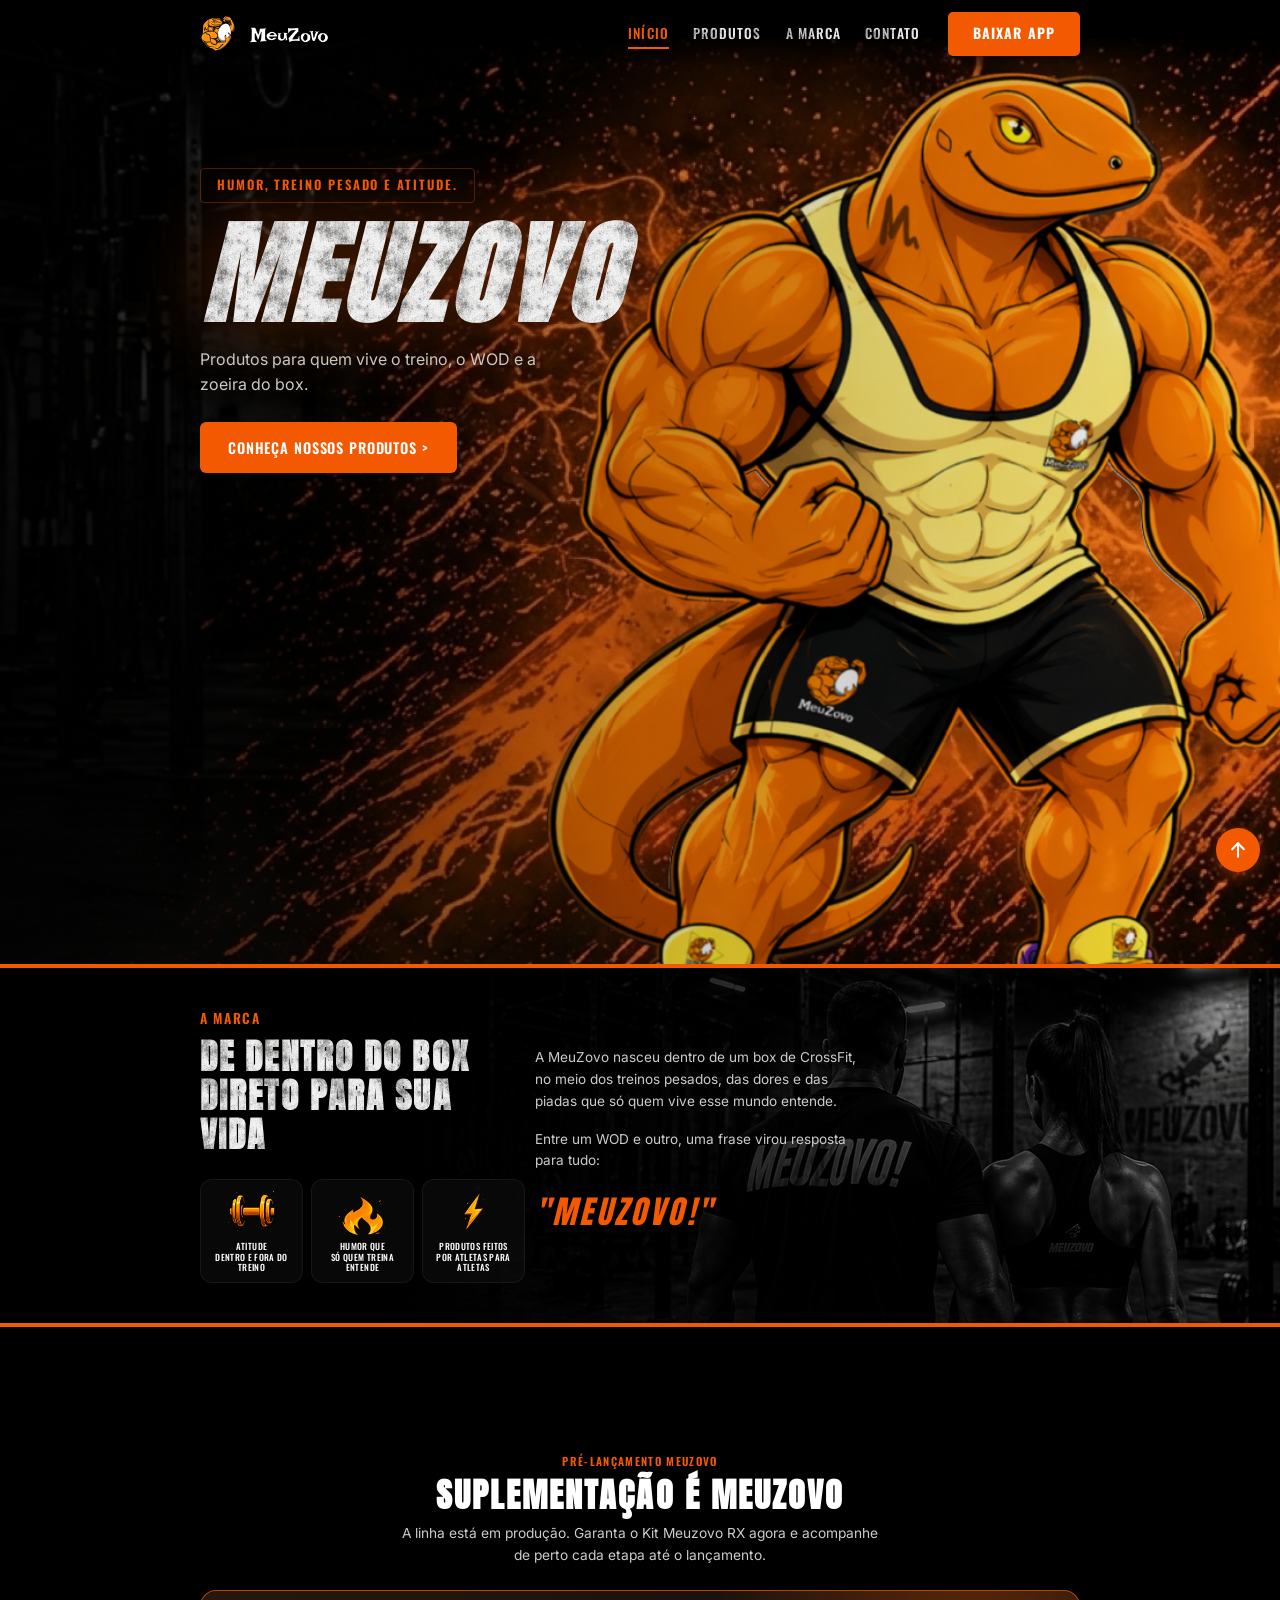
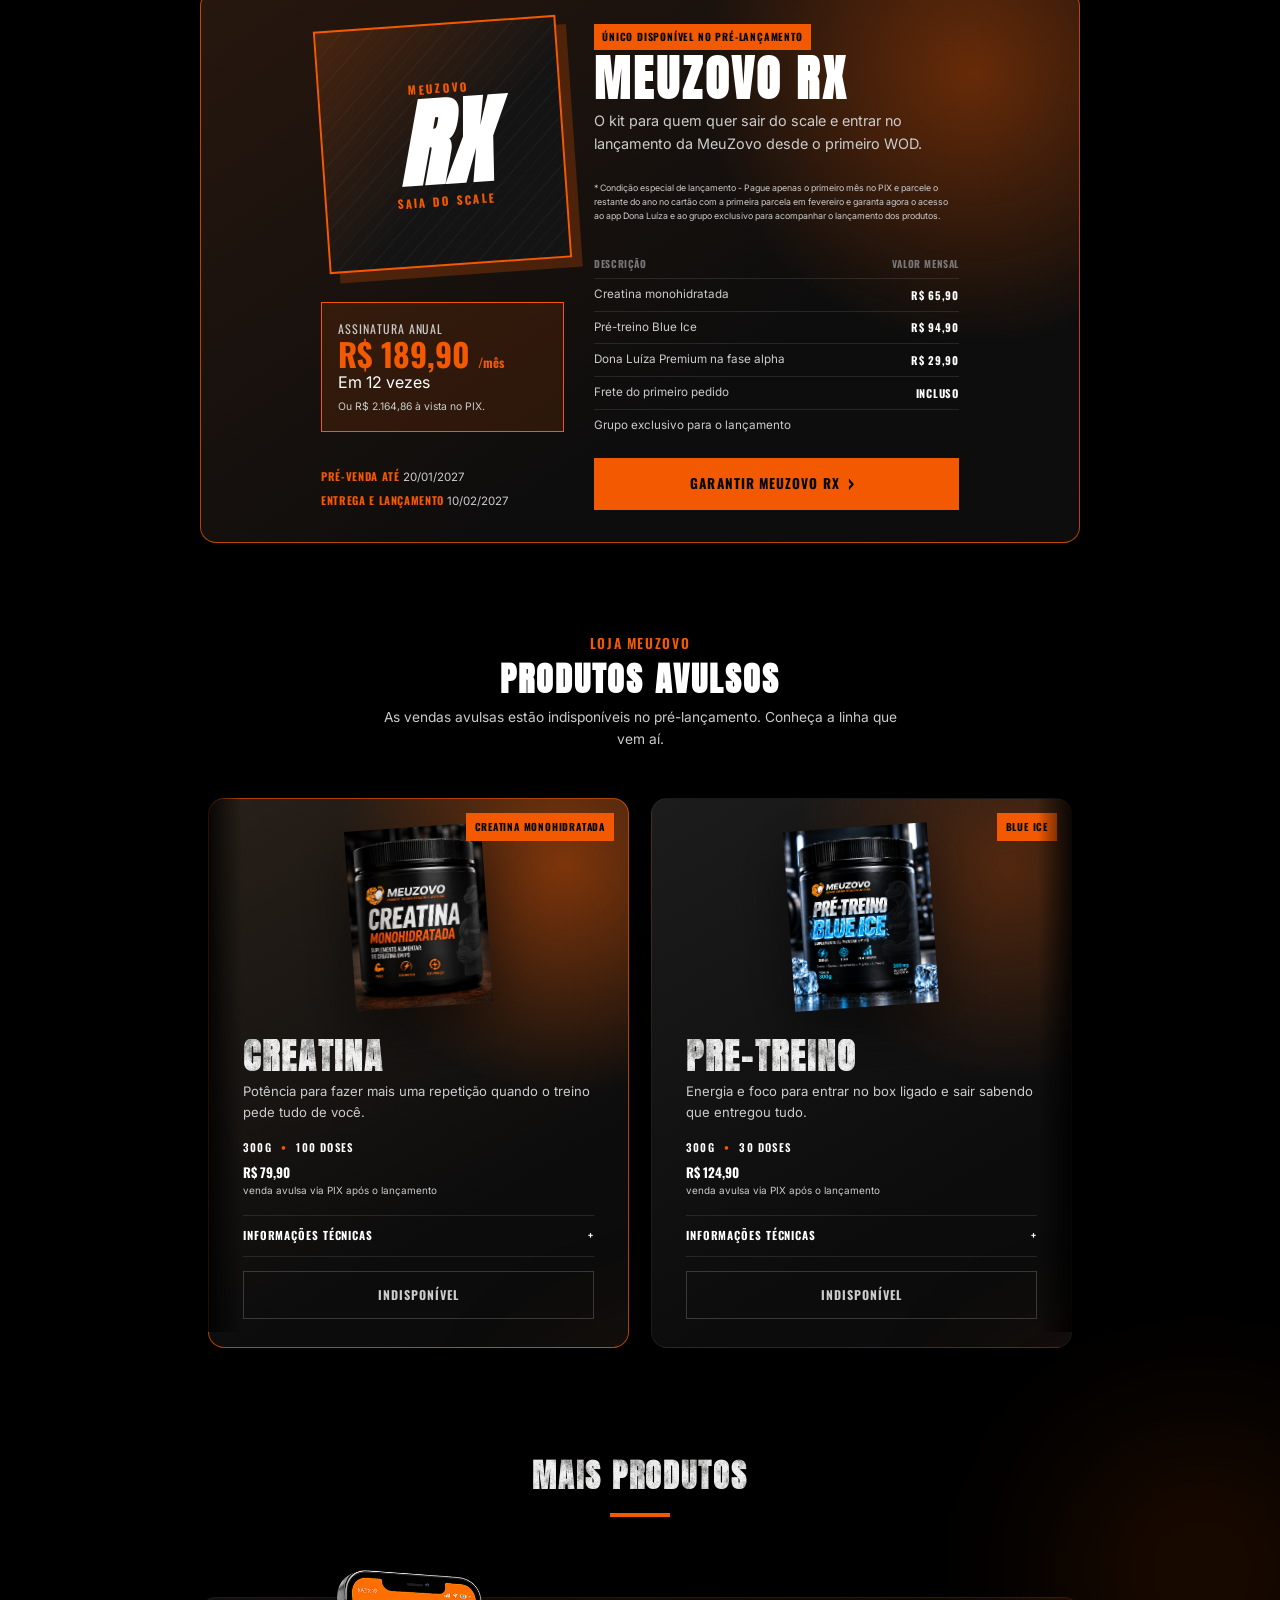
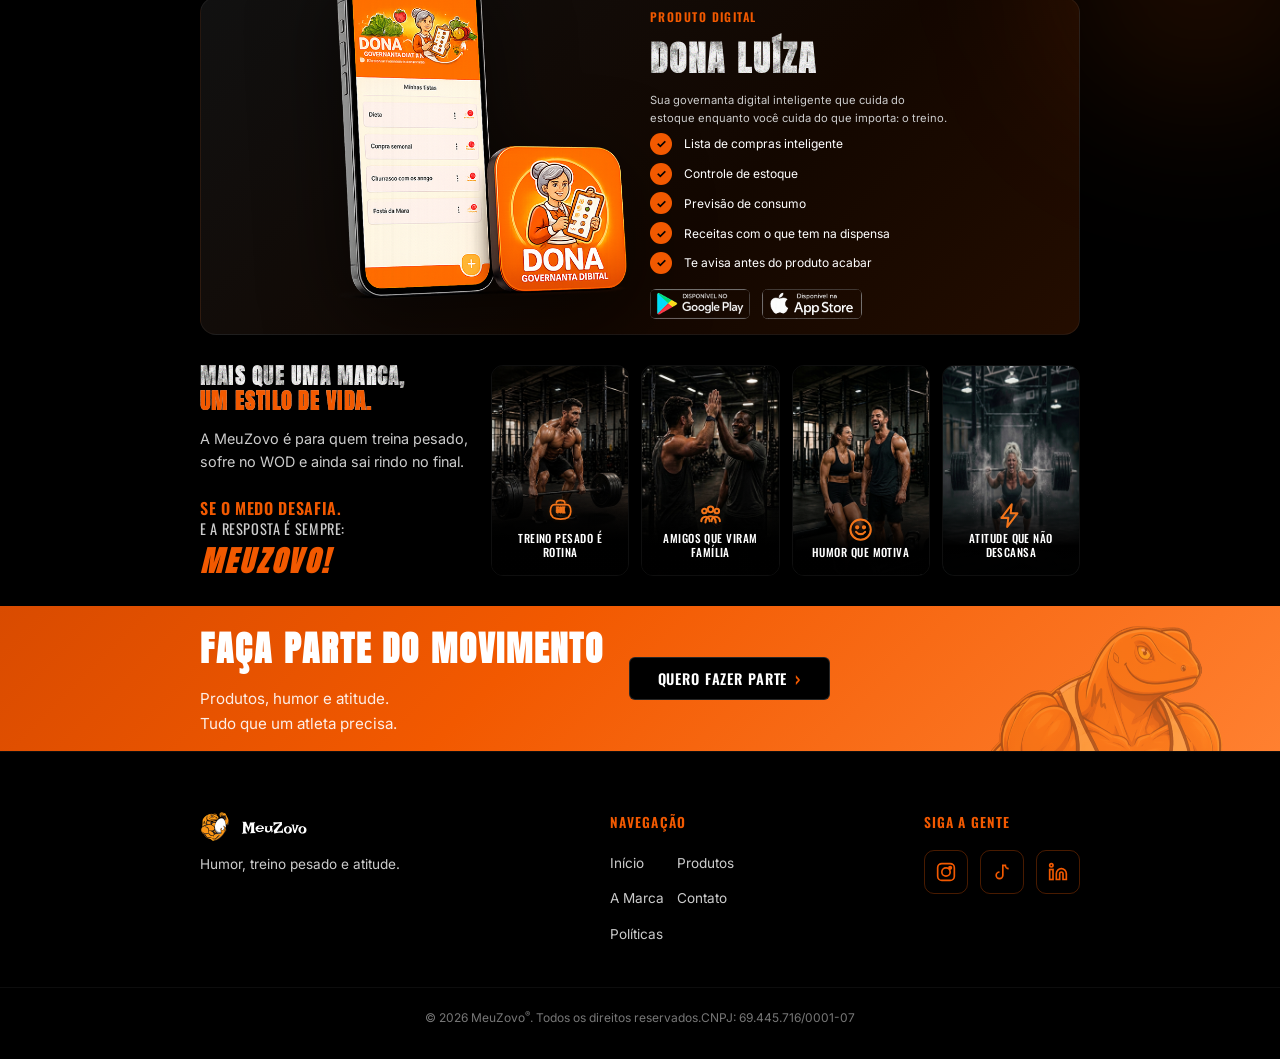
<file: index.html>
<!DOCTYPE html>
<html lang="pt-BR">

<head>
  <meta charset="UTF-8">
  <meta name="viewport" content="width=device-width, initial-scale=1.0">
  <title>MeuZovo - Humor, Treino Pesado e Atitude</title>
  <link rel="preconnect" href="https://fonts.googleapis.com">
  <link rel="preconnect" href="https://fonts.gstatic.com" crossorigin>
  <link rel="shortcut icon" href="image/Logo.png" type="image/x-icon">
  <link
    href="https://fonts.googleapis.com/css2?family=Anton&family=Oswald:wght@500;600;700&family=Inter:wght@400;500;600;700&display=swap"
    rel="stylesheet">
  <link rel="stylesheet" href="style.css">
</head>

<body>

  <header>
    <div class="container header-inner">
      <a href="index.html" class="logo" aria-label="MeuZovo">
        <picture>
          <source media="(min-width: 1024px)" srcset="image/logo-large.png">
          <source media="(min-width: 768px)" srcset="image/logo-med.png">
          <img src="image/logo-small.png" alt="MeuZovo">
        </picture>
      </a>

      <input type="checkbox" id="menu-toggle" class="menu-toggle" aria-hidden="true">
      <label for="menu-toggle" class="hamburger" aria-label="Abrir menu">
        <span></span><span></span><span></span>
      </label>

      <div class="menu-overlay"></div>

      <nav>
        <ul>
          <li><a href="#hero" class="active">INÍCIO</a></li>
          <li><a href="#our-products">PRODUTOS</a></li>
          <li><a href="#brand">A MARCA</a></li>
          <li><a href="#join-us">CONTATO</a></li>
        </ul>
        <a href="https://play.google.com/store/apps/details?id=com.meuzovo.donaluiza" class="btn-primary">BAIXAR APP</a>
      </nav>
    </div>
  </header>

  <main>
    <section id="hero" class="hero">
      <div class="hero-bg"></div>
      <div class="container hero-flex">
        <div class="hero-content">
          <span class="subtitle primary-color">HUMOR, TREINO PESADO E ATITUDE.</span>
          <h1 class="hero-title">MEUZOVO</h1>
          <p>Produtos para quem vive o treino, o WOD e a zoeira do box.</p>
          <a href="#our-products" class="btn-orange">CONHEÇA NOSSOS PRODUTOS ></a>
        </div>
      </div>
    </section>

    <section id="brand" class="brand primary-color">
      <div class="brand-bg"></div>
      <div class="container hero-flex">
        <div class="container grid-brand reveal">
          <div class="brand-text">
            <div class="brand-col-1">
              <span class="section-title-small">A MARCA</span>
              <h2>DE DENTRO DO BOX<br>DIRETO PARA SUA VIDA</h2>
            </div>
            <div class="brand-col-2">
              <div class="text-wrapper">
                <p>A MeuZovo nasceu dentro de um box de CrossFit, no meio dos treinos pesados, das dores e das piadas
                  que só
                  quem vive esse mundo entende.</p>
                <p>Entre um WOD e outro, uma frase virou resposta para tudo:</p>
                <p class="quote">"MEUZOVO!"</p>
              </div>
            </div>
            <div class="features">
              <div class="feature-item">
                <picture>
                  <source media="(min-width: 1024px)" srcset="image/dumbell-large.png">
                  <source media="(min-width: 768px)" srcset="image/dumbell-med.png">
                  <img src="image/dumbell-small.png" alt="Atitude">
                </picture>
                <span>ATITUDE <br> DENTRO E FORA DO TREINO</span>
              </div>
              <div class="feature-item">
                <picture>
                  <source media="(min-width: 1024px)" srcset="image/fire-large.png">
                  <source media="(min-width: 768px)" srcset="image/fire-med.png">
                  <img src="image/fire-small.png" alt="Humor">
                </picture>
                <span>HUMOR QUE <br> SÓ QUEM TREINA ENTENDE</span>
              </div>
              <div class="feature-item">
                <picture>
                  <source media="(min-width: 1024px)" srcset="image/bolt-large.png">
                  <source media="(min-width: 768px)" srcset="image/bolt-med.png">
                  <img src="image/bolt-small.png" alt="Produtos">
                </picture>
                <span>PRODUTOS FEITOS POR ATLETAS PARA ATLETAS</span>
              </div>
            </div>
          </div>
        </div>
      </div>
    </section>

    <section id="our-products" class="our-products">
      <div class="container">

        <div class="supplements-heading reveal">
          <span class="section-title-small">PRÉ-LANÇAMENTO MEUZOVO</span>
          <h3>SUPLEMENTAÇÃO É MEUZOVO</h3>
          <p>A linha está em produção. Garanta o Kit Meuzovo RX agora e acompanhe de perto cada etapa até o lançamento.
          </p>
        </div>

        <article class="kit-rx reveal reveal-delay-1">
          <div class="kit-rx-layout-column kit-rx-layout-column-left">
            <div class="kit-rx-column kit-rx-column-pricing">
              <div class="kit-rx-visual" aria-hidden="true">
                <span>MEUZOVO</span>
                <strong>RX</strong>
                <small>SAIA DO SCALE</small>
              </div>
            </div>
            <div class="kit-rx-purchase">
              <span>ASSINATURA ANUAL</span>
              <strong>R$ 189,90 <small>/mês</small></strong>
              <p>Em 12 vezes</p>
              <p class="kit-rx-pix">Ou R$ 2.164,86 à vista no PIX.</p>
            </div>
            <div class="kit-rx-dates">
              <p><strong>PRÉ-VENDA ATÉ</strong> 20/01/2027</p>
              <p><strong>ENTREGA E LANÇAMENTO</strong> 10/02/2027</p>
            </div>
          </div>
          <div class="kit-rx-layout-column kit-rx-layout-column-right">
            <div class="kit-rx-content">
              <div class="kit-rx-intro">
                <span class="kit-rx-badge">ÚNICO DISPONÍVEL NO PRÉ-LANÇAMENTO</span>
                <h3>MEUZOVO RX</h3>
                <p>O kit para quem quer sair do scale e entrar no lançamento da MeuZovo desde o primeiro WOD.</p>
                <br>
                <p class="kit-rx-launch-condition">* Condição especial de lançamento - Pague apenas o primeiro mês no
                  PIX e parcele o restante do ano no cartão com a primeira parcela em fevereiro e garanta agora o acesso
                  ao app Dona Luíza e ao
                  grupo exclusivo para acompanhar o lançamento dos produtos.</p>
              </div>
            </div>
            <table class="kit-includes">
              <thead>
                <tr>
                  <th>DESCRIÇÃO</th>
                  <th>VALOR MENSAL</th>
                </tr>
              </thead>
              <tbody>
                <tr>
                  <td>Creatina monohidratada</td>
                  <td>R$ 65,90</td>
                </tr>
                <tr>
                  <td>Pré-treino Blue Ice</td>
                  <td>R$ 94,90</td>
                </tr>
                <tr>
                  <td>Dona Luíza Premium na fase alpha</td>
                  <td>R$ 29,90</td>
                </tr>
                <tr>
                  <td>Frete do primeiro pedido</td>
                  <td>INCLUSO</td>
                </tr>
                <!-- <tr><td>Produto surpresa do mês</td><td>INCLUSO</td></tr> -->
                <tr>
                  <td>Grupo exclusivo para o lançamento</td>
                  <td></td>
                </tr>
              </tbody>
            </table>
            <a href="https://wa.me/5511989552451?text=Olá!%20Quero%20garantir%20o%20Meuzovo%20RX%20e%20receber%20o%20acesso%20ao%20grupo%20exclusivo%20e%20ao%20APP."
              class="kit-rx-cta" target="_blank" rel="noopener">GARANTIR MEUZOVO RX <span>›</span></a>
          </div>
        </article>

        <div class="store-heading reveal">
          <span class="section-title-small">LOJA MEUZOVO</span>
          <h3>PRODUTOS AVULSOS</h3>
          <p>As vendas avulsas estão indisponíveis no pré-lançamento. Conheça a linha que vem aí.</p>
        </div>

        <div class="products-marquee products-store reveal reveal-delay-1" aria-label="Suplementos MeuZovo">
          <div class="products-scroll" tabindex="0" aria-label="Vitrine de suplementos">
            <div class="products-scroll-group">
              <article class="product-card product-card-featured">
                <div class="product-badge">CREATINA MONOHIDRATADA</div>
                <div class="product-visual supplement-visual">
                  <img src="image/Cretina.png" alt="Embalagem de creatina MeuZovo">
                </div>
                <div class="product-copy">
                  <h3>CREATINA</h3>
                  <p>Potência para fazer mais uma repetição quando o treino pede tudo de você.</p>
                  <div class="product-meta">300G <span>•</span> 100 DOSES</div>
                  <p class="product-price">R$ 79,90 <small>venda avulsa via PIX após o lançamento</small></p>
                  <details class="product-details">
                    <summary>INFORMAÇÕES TÉCNICAS <span>+</span></summary>
                    <table>
                      <caption>Informação nutricional por porção</caption>
                      <thead>
                        <tr>
                          <th>Composição</th>
                          <th>Quantidade</th>
                        </tr>
                      </thead>
                      <tbody>
                        <tr>
                          <th>Creatina</th>
                          <td>3.000 mg</td>
                        </tr>
                      </tbody>
                    </table>
                    <table>
                      <caption>Informações do produto</caption>
                      <thead>
                        <tr>
                          <th>Informação</th>
                          <th>Definição</th>
                        </tr>
                      </thead>
                      <tbody>
                        <tr>
                          <th>Porção</th>
                          <td>3 g (1 medidor graduado)</td>
                        </tr>
                      </tbody>
                    </table>
                    <p>Uso sugerido: 3g ao dia ou conforme orientação profissional.</p>
                    <p>Custo por dose (1 medidor): R$ 0,80.</p>
                  </details>
                  <span class="product-unavailable">INDISPONÍVEL</span>
                </div>
              </article>

              <article class="product-card">
                <div class="product-badge">BLUE ICE</div>
                <div class="product-visual supplement-visual">
                  <img src="image/pre-treino-blue-ice.png" alt="Embalagem de pré-treino Blue Ice MeuZovo">
                </div>
                <div class="product-copy">
                  <h3>PRÉ-TREINO</h3>
                  <p>Energia e foco para entrar no box ligado e sair sabendo que entregou tudo.</p>
                  <div class="product-meta">300G <span>•</span> 30 DOSES</div>
                  <p class="product-price">R$ 124,90 <small>venda avulsa via PIX após o lançamento</small></p>
                  <details class="product-details">
                    <summary>INFORMAÇÕES TÉCNICAS <span>+</span></summary>
                    <table>
                      <caption>Informação nutricional por porção</caption>
                      <thead>
                        <tr>
                          <th>Componente</th>
                          <th>Quantidade por porção</th>
                          <th>%VD*</th>
                        </tr>
                      </thead>
                      <tbody>
                        <tr>
                          <th>Valor energético</th>
                          <td>18 kcal</td>
                          <td>1%</td>
                        </tr>
                        <tr>
                          <th>Carboidratos</th>
                          <td>4,4 g</td>
                          <td>1%</td>
                        </tr>
                        <tr>
                          <th>Açúcares totais</th>
                          <td>1,9 g</td>
                          <td>—</td>
                        </tr>
                        <tr>
                          <th>Açúcares adicionados</th>
                          <td>1,9 g</td>
                          <td>6%</td>
                        </tr>
                        <tr>
                          <th>Proteínas</th>
                          <td>0 g</td>
                          <td>0%</td>
                        </tr>
                        <tr>
                          <th>Gorduras totais</th>
                          <td>0 g</td>
                          <td>0%</td>
                        </tr>
                        <tr>
                          <th>Gorduras saturadas</th>
                          <td>0 g</td>
                          <td>0%</td>
                        </tr>
                        <tr>
                          <th>Gorduras trans</th>
                          <td>0 g</td>
                          <td>0%</td>
                        </tr>
                        <tr>
                          <th>Fibras alimentares</th>
                          <td>0 g</td>
                          <td>0%</td>
                        </tr>
                        <tr>
                          <th>Sódio</th>
                          <td>5,5 mg</td>
                          <td>0%</td>
                        </tr>
                        <tr>
                          <th>Arginina</th>
                          <td>1.000 mg</td>
                          <td>—</td>
                        </tr>
                        <tr>
                          <th>Beta-alanina</th>
                          <td>2 g</td>
                          <td>—</td>
                        </tr>
                        <tr>
                          <th>Cafeína</th>
                          <td>200 mg</td>
                          <td>—</td>
                        </tr>
                        <tr>
                          <th>L-tirosina</th>
                          <td>265 mg</td>
                          <td>—</td>
                        </tr>
                        <tr>
                          <th>Taurina</th>
                          <td>1.000 mg</td>
                          <td>—</td>
                        </tr>
                      </tbody>
                    </table>
                    <p>Uso sugerido: consumir uma porção antes do treino. Não recomendado para menores de 18 anos.</p>
                    <p>Custo por dose (1 medidor): R$ 4,16.</p>
                  </details>
                  <span class="product-unavailable">INDISPONÍVEL</span>
                </div>
              </article>
            </div>
          </div>
          <div class="products-navigation" aria-label="Navegacao da vitrine">
            <button type="button" class="products-nav" data-products-direction="previous"
              aria-label="Ver suplemento anterior">‹</button>
            <p class="products-scroll-hint">ARRASTE PARA CONHECER A LINHA</p>
            <button type="button" class="products-nav" data-products-direction="next"
              aria-label="Ver proximo suplemento">›</button>
          </div>
        </div>

        <h2 class=" store-heading reveal">Mais produtos</h2>
        <div class="digital-product reveal reveal-delay-1">
          <div class="app-mockup">
            <picture>
              <source media="(min-width: 1024px)" srcset="image/mokup-large.png">
              <source media="(min-width: 768px)" srcset="image/mokup-med.png">
              <img src="image/mokup-small.png" alt="Mockup do App Dona Luiza">
            </picture>
          </div>
          <div class="product-info">
            <span class="info-label">PRODUTO DIGITAL</span>
            <h3>DONA LUÍZA</h3>
            <p>Sua governanta digital inteligente que cuida do estoque enquanto você cuida do que importa: o treino.</p>
            <ul class="check-list">
              <li><span class="check-icon">✓</span> Lista de compras inteligente</li>
              <li><span class="check-icon">✓</span> Controle de estoque</li>
              <li><span class="check-icon">✓</span> Previsão de consumo</li>
              <li><span class="check-icon">✓</span> Receitas com o que tem na dispensa</li>
              <li><span class="check-icon">✓</span> Te avisa antes do produto acabar</li>
            </ul>
            <div class="app-buttons">
              <a href="https://play.google.com/store/apps/details?id=com.meuzovo.donaluiza" aria-label="Google Play">
                <picture>
                  <source media="(min-width: 768px)" srcset="image/Google-med.png">
                  <img src="image/Google-small.png" alt="Google Play">
                </picture>
              </a>
              <a href="#" aria-label="App Store">
                <picture>
                  <source media="(min-width: 768px)" srcset="image/Apple-med.png">
                  <img src="image/Apple-small.png" alt="App Store">
                </picture>
              </a>
            </div>
          </div>
        </div>
      </div>
    </section>

    <section class="lifestyle">
      <div class="container lifestyle-flex">
        <div class="content-text reveal">
          <h2>MAIS QUE UMA MARCA,<br><span>UM ESTILO DE VIDA.</span></h2>
          <p class="title-small">A MeuZovo é para quem treina pesado, sofre no WOD e ainda sai rindo no final.</p>
          <div class="slogan-block">
            <p class="subtitle">SE O MEDO DESAFIA.</p>
            <p class="span-title-small">E A RESPOSTA É SEMPRE:</p>
            <p class="highlight">MEUZOVO!</p>
          </div>
        </div>
        <div class="grid-images reveal reveal-delay-2">
          <div class="grid-item">
            <picture>
              <source media="(min-width: 1024px)" srcset="image/card-work-large.png">
              <source media="(min-width: 768px)" srcset="image/card-work-med.png">
              <img src="image/card-work-small.png" alt="Treino pesado">
            </picture>
            <div class="icon-text">
              <!-- TREINO PESADO - KETTLEBELL -->
              <!-- KETTLEBELL 50KG -->
              <svg class="icon-svg kettlebell-icon" viewBox="0 0 64 64" fill="none" xmlns="http://www.w3.org/2000/svg">

                <!-- alça -->
                <path d="M22 20
           C22 12, 42 12, 42 20" stroke="currentColor" stroke-width="4" stroke-linecap="round" />

                <!-- corpo -->
                <path d="M18 24
           C12 24, 8 30, 8 40
           C8 54, 18 58, 32 58
           C46 58, 56 54, 56 40
           C56 30, 52 24, 46 24 Z" stroke="currentColor" stroke-width="4" fill="none" stroke-linejoin="round" />

                <!-- texto -->
                <text x="32" y="43" text-anchor="middle" font-size="14" font-weight="800" fill="currentColor"
                  font-family="Anton, Bebas Neue, sans-serif">
                  50K
                </text>

              </svg>
              <span>TREINO PESADO É ROTINA</span>
            </div>
          </div>
          <div class="grid-item">
            <picture>
              <source media="(min-width: 1024px)" srcset="image/card-comunity-large.png">
              <source media="(min-width: 768px)" srcset="image/card-comunity-med.png">
              <img src="image/card-comunity-small.png" alt="Amigos">
            </picture>
            <div class="icon-text">
              <!-- COMUNIDADE -->
              <svg class="icon-svg" viewBox="0 0 24 24" fill="none" stroke="currentColor" stroke-width="1.8"
                stroke-linecap="round" stroke-linejoin="round">
                <circle cx="6.5" cy="8" r="2" />
                <circle cx="12" cy="6.5" r="2.5" />
                <!-- cabeça direita -->
                <circle cx="17.5" cy="8" r="2" />
                <path d="M3.8 17
           c0-2.2 1.7-4 3.7-4
           s3.7 1.8 3.7 4" />
                <path d="M7.5 18
           c0-3 2-5.5 4.5-5.5
           s4.5 2.5 4.5 5.5" />
                <path d="M12.8 17
           c0-2.2 1.7-4 3.7-4
           s3.7 1.8 3.7 4" />
              </svg>
              <span>AMIGOS QUE VIRAM FAMÍLIA</span>
            </div>
          </div>
          <div class="grid-item">
            <picture>
              <source media="(min-width: 1024px)" srcset="image/card-smile-large.png">
              <source media="(min-width: 768px)" srcset="image/card-smile-med.png">
              <img src="image/card-smile-small.png" alt="Smile">
            </picture>
            <div class="icon-text">
              <svg class="icon-svg" viewBox="0 0 24 24" fill="none" stroke="#FF6B00" stroke-width="2"
                stroke-linecap="round" stroke-linejoin="round">
                <circle cx="12" cy="12" r="9" />
                <path d="M8 14s1.5 2 4 2 4-2 4-2" />
                <circle cx="9" cy="10" r="1" />
                <circle cx="15" cy="10" r="1" />
              </svg>
              <span>HUMOR QUE MOTIVA</span>
            </div>
          </div>
          <div class="grid-item">
            <picture>
              <source media="(min-width: 1024px)" srcset="image/card-strong-large.png">
              <source media="(min-width: 768px)" srcset="image/card-strong-med.png">
              <img src="image/card-strong-small.png" alt="Atitude">
            </picture>
            <div class="icon-text">
              <svg class="icon-svg" viewBox="0 0 24 24" fill="none" stroke="#FF6B00" stroke-width="2"
                stroke-linecap="round" stroke-linejoin="round">
                <path d="M13 2L4 14h6l-1 8 9-12h-6l1-8z" />
              </svg>
              <span>ATITUDE QUE NÃO DESCANSA</span>
            </div>
          </div>
        </div>
      </div>
    </section>

    <section id="join-us" class="join-us reveal">
      <div class="container join-us-flex">
        <div class="join-us-content">
          <h3>FAÇA PARTE DO MOVIMENTO</h3>
          <p>Produtos, humor e atitude.<br>Tudo que um atleta precisa.</p>
        </div>
        <a href="https://play.google.com/store/apps/details?id=com.meuzovo.donaluiza" class="btn-black">QUERO FAZER
          PARTE <span>›</span></a>
      </div>
      <img src="image/mascote.png" class="bg-mascot" alt="Mascote MeuZovo">
    </section>
  </main>

  <footer id="footer" class="footer reveal">
    <div class="container footer-grid">
      <div class="footer-logo-info">
        <picture>
          <source media="(min-width: 1024px)" srcset="image/logo-large.png">
          <source media="(min-width: 768px)" srcset="image/logo-med.png">
          <img src="image/logo-small.png" alt="MeuZovo">
        </picture>
        <p>Humor, treino pesado e atitude.</p>
      </div>
      <div class="footer-links">
        <h4>NAVEGAÇÃO</h4>
        <ul>
          <li><a href="#hero">Início</a></li>
          <li><a href="#our-products">Produtos</a></li>
          <li><a href="#brand">A Marca</a></li>
          <li><a href="#join-us">Contato</a></li>
          <li><a href="privacy-policy.html">Políticas</a></li>
        </ul>
      </div>
      <div class="footer-social">
        <h4>SIGA A GENTE</h4>
        <div class="social-icons">
          <a href="https://www.instagram.com/meuzovo.app" class="social-link" aria-label="Instagram">
            <svg viewBox="0 0 24 24" width="20" height="20" fill="none" stroke="#F25900" stroke-width="2">
              <rect x="2" y="2" width="20" height="20" rx="5" />
              <circle cx="12" cy="12" r="5" />
              <circle cx="17" cy="7" r="1.5" fill="#F25900" />
            </svg>
          </a>
          <a href="#" class="social-link" aria-label="TikTok">
            <svg viewBox="0 0 24 24" width="20" height="20" fill="none" stroke="#F25900" stroke-width="2">
              <path d="M9 12a4 4 0 1 0 4 4V4h3a4 4 0 0 0 4 4" />
            </svg>
          </a>
          <a href="https://www.linkedin.com/company/meuzovo" class="social-link" aria-label="LinkedIn">
            <svg viewBox="0 0 24 24" width="20" height="20" fill="none" stroke="#F25900" stroke-width="2">
              <path d="M16 8a6 6 0 0 1 6 6v7h-4v-7a2 2 0 0 0-2-2 2 2 0 0 0-2 2v7h-4v-7a6 6 0 0 1 6-6z" />
              <rect x="2" y="9" width="4" height="12" />
              <circle cx="4" cy="4" r="2" />
            </svg>
          </a>
        </div>
      </div>
    </div>
    <div class="footer-bottom">
      <div class="container">
        <p>&copy; 2026 MeuZovo<span class="reg">&reg;</span>. Todos os direitos reservados.</p>
        <p>CNPJ: 69.445.716/0001-07</p>
      </div>
    </div>
  </footer>

  <a href="#" class="back-to-top" aria-label="Voltar ao topo">
    <svg viewBox="0 0 24 24" fill="none" stroke="currentColor" stroke-width="2.5" stroke-linecap="round"
      stroke-linejoin="round">
      <path d="M12 20V4" />
      <path d="M5 11l7-7 7 7" />
    </svg>
  </a>
  <script src="script.js"></script>
</body>

</html>
</file>
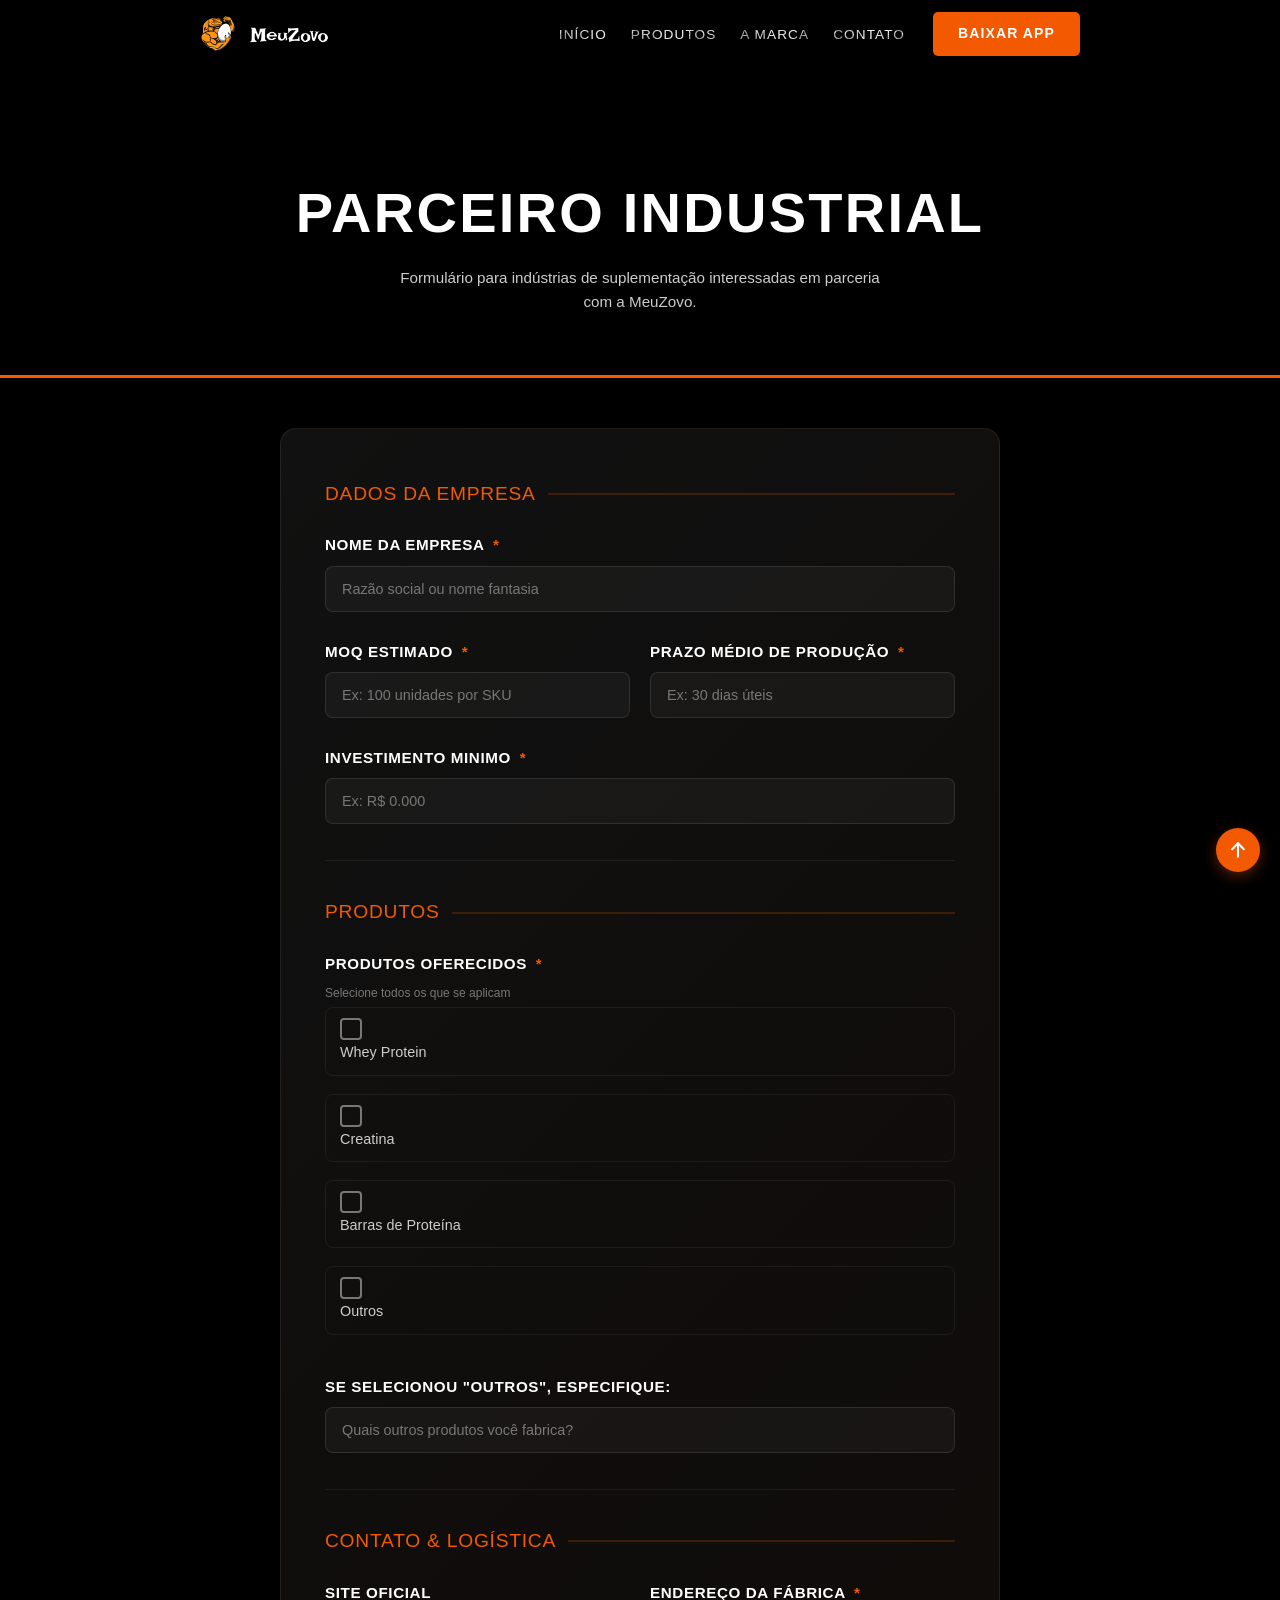
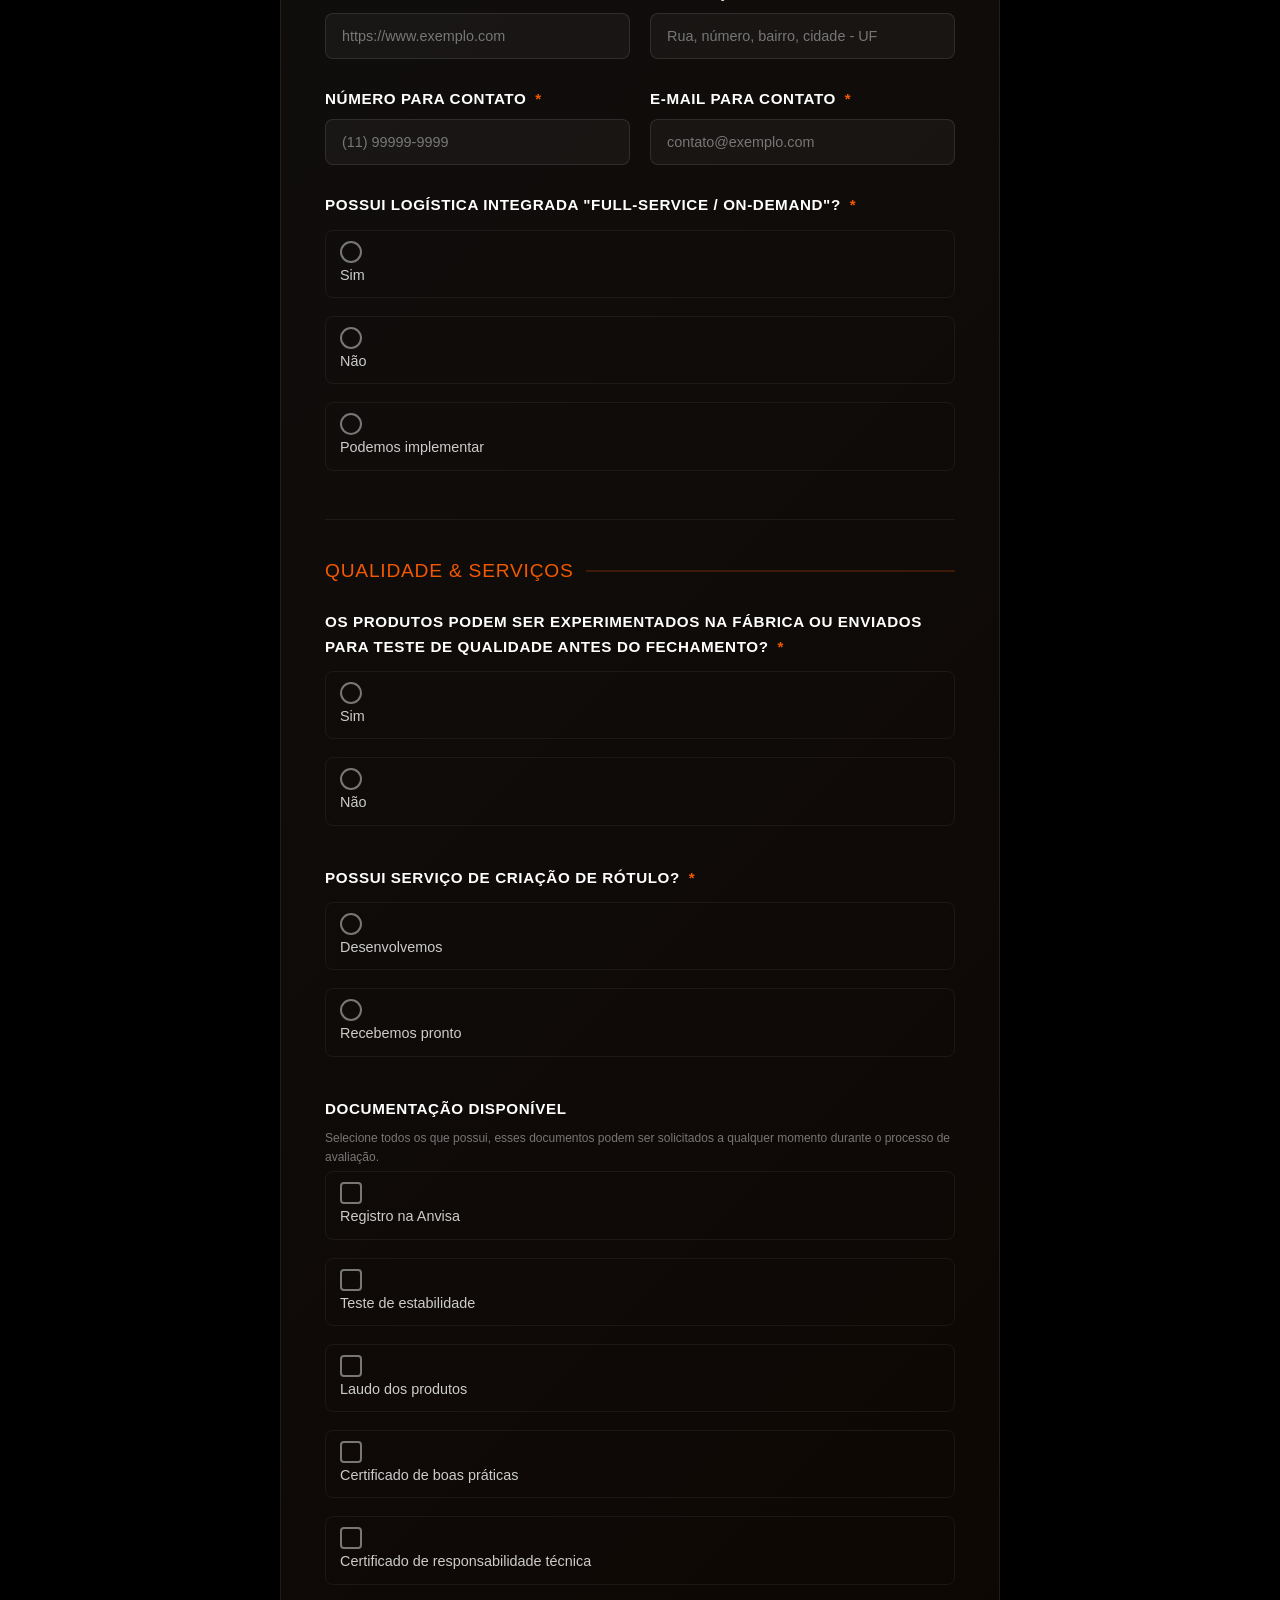
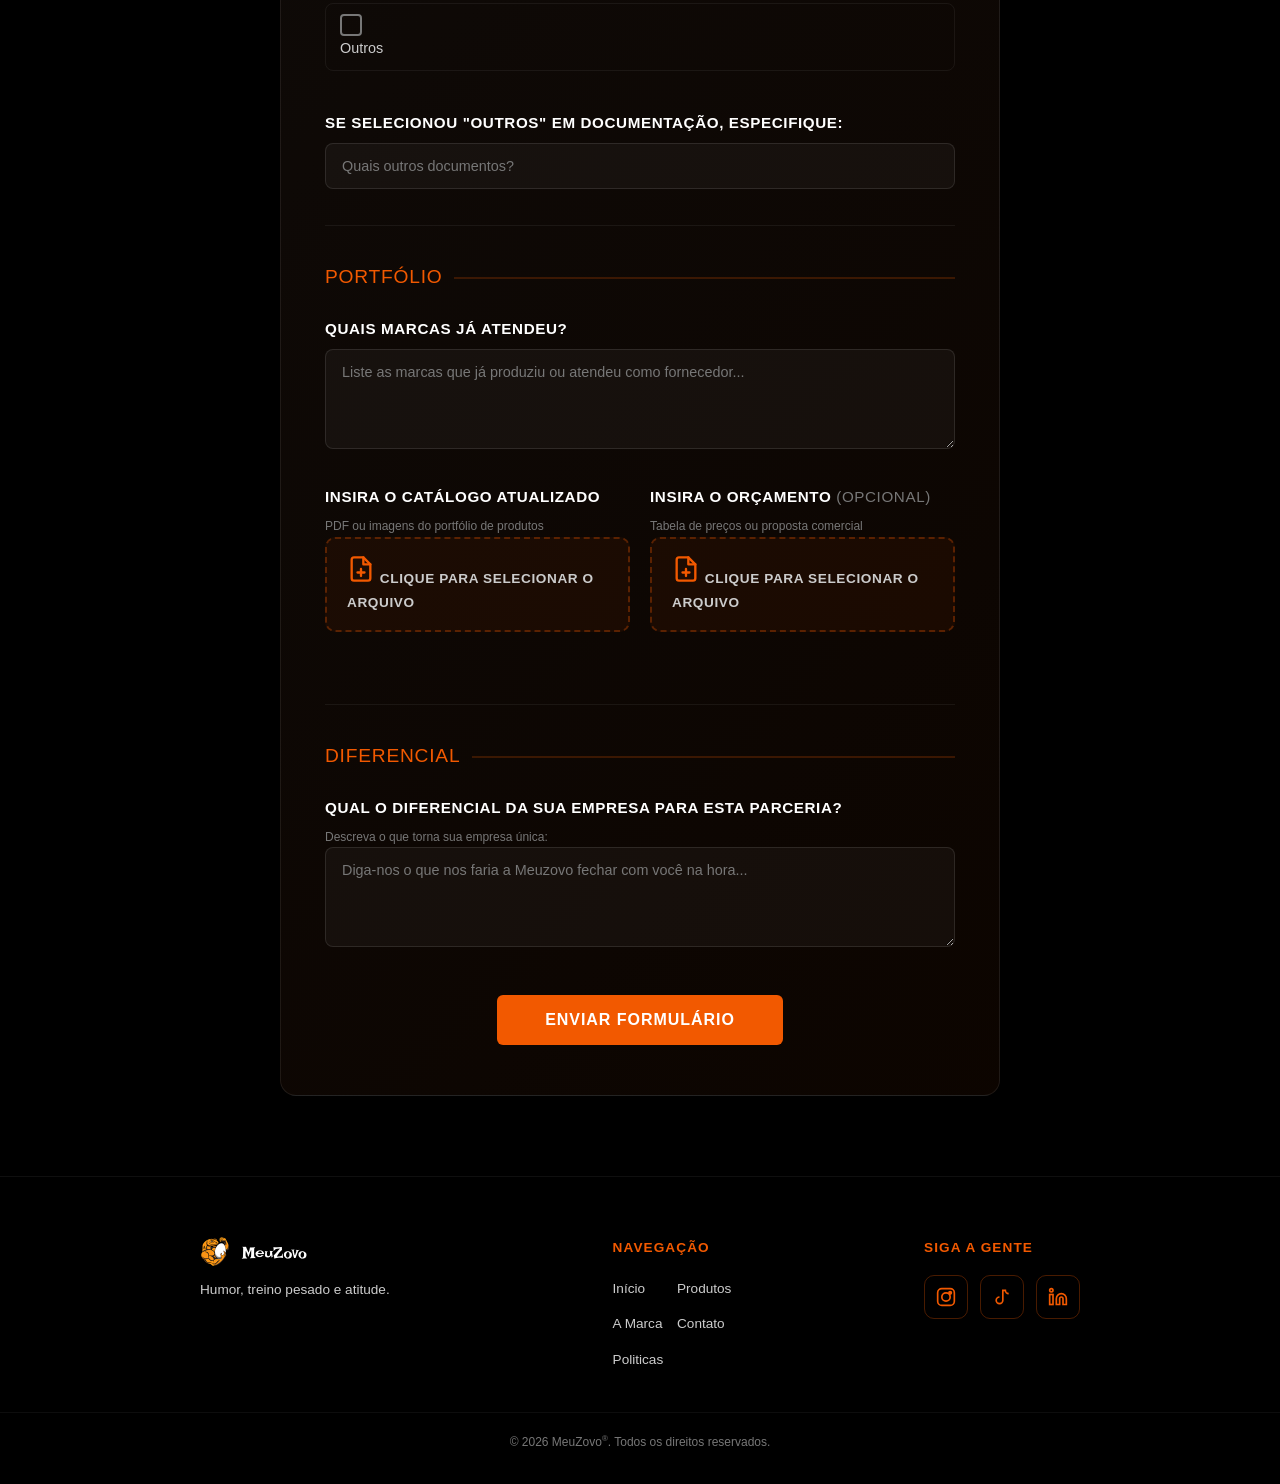
<file: forms.html>
<!DOCTYPE html>
<html lang="pt-BR">

<head>
  <meta charset="UTF-8">
  <meta name="viewport" content="width=device-width, initial-scale=1.0">
  <meta http-equiv="Content-Security-Policy" content="default-src 'self'; font-src https://fonts.gstatic.com; style-src 'self' https://fonts.googleapis.com 'unsafe-inline'; script-src 'self' 'unsafe-inline'; img-src 'self' data:; connect-src 'self' https://docs.google.com https://script.google.com https://*.script.google.com;">
  <title>Parceria Industrial - MeuZovo</title>
  <meta name="robots" content="noindex, nofollow">
  <link rel="preconnect" href="https://fonts.googleapis.com">
  <link rel="preconnect" href="https://fonts.gstatic.com" crossorigin>
  <link
    href="https://fonts.googleapis.com/css2?family=Anton&family=Oswald:wght@500;600;700&family=Inter:wght@400;500;600;700&display=swap"
    rel="stylesheet">
  <link rel="stylesheet" href="style.css">
  <link rel="stylesheet" href="forms.css">
</head>

<body>

  <header>
    <div class="container header-inner">
      <a href="index.html" class="logo" aria-label="MeuZovo">
        <picture>
          <source media="(min-width: 1024px)" srcset="image/logo-large.png">
          <source media="(min-width: 768px)" srcset="image/logo-med.png">
          <img src="image/logo-small.png" alt="MeuZovo">
        </picture>
      </a>

      <input type="checkbox" id="menu-toggle" class="menu-toggle" aria-hidden="true">
      <label for="menu-toggle" class="hamburger" aria-label="Abrir menu">
        <span></span><span></span><span></span>
      </label>

      <div class="menu-overlay"></div>

      <nav>
        <ul>
          <li><a href="index.html">INÍCIO</a></li>
          <li><a href="index.html#our-products">PRODUTOS</a></li>
          <li><a href="index.html#brand">A MARCA</a></li>
          <li><a href="index.html#join-us">CONTATO</a></li>
        </ul>
        <a href="https://play.google.com/store/apps/details?id=com.meuzovo.donaluiza" class="btn-primary">BAIXAR APP</a>
      </nav>
    </div>
  </header>

  <main>
    <section class="forms-hero">
      <div class="container">
        <h1>PARCEIRO INDUSTRIAL</h1>
        <p>Formulário para indústrias de suplementação interessadas em parceria com a MeuZovo.</p>
      </div>
    </section>

    <section class="forms-section">
      <div class="container">
        <div class="form-card" id="formCard">
          <form id="partnerForm" novalidate>

            <div class="form-section-title">DADOS DA EMPRESA</div>

            <div class="form-group">
              <label for="companyName">Nome da empresa <span class="required">*</span></label>
              <input type="text" id="companyName" name="companyName" class="form-control" placeholder="Razão social ou nome fantasia" required>
            </div>

            <div class="form-row">
              <div class="form-group">
                <label for="moq">MOQ estimado <span class="required">*</span></label>
                <input type="text" id="moq" name="moq" class="form-control" placeholder="Ex: 100 unidades por SKU" required>
              </div>

              <div class="form-group">
                <label for="leadTime">Prazo médio de produção <span class="required">*</span></label>
                <input type="text" id="leadTime" name="leadTime" class="form-control" placeholder="Ex: 30 dias úteis" required>
              </div>
            </div>

            <div class="form-group">
              <label for="investment">Investimento minimo <span class="required">*</span></label>
              <input type="text" id="investment" name="investment" class="form-control" placeholder="Ex: R$ 0.000" required>
            </div>

            <div class="form-divider"></div>

            <div class="form-section-title">PRODUTOS</div>

            <div class="form-group">
              <label>Produtos oferecidos <span class="required">*</span></label>
              <span class="label-hint">Selecione todos os que se aplicam</span>
              <div class="checkbox-group">
                <label class="checkbox-item">
                  <input type="checkbox" name="products" value="Whey Protein">
                  <span class="checkbox-box"></span>
                  <span class="item-label">Whey Protein</span>
                </label>
                <label class="checkbox-item">
                  <input type="checkbox" name="products" value="Creatina">
                  <span class="checkbox-box"></span>
                  <span class="item-label">Creatina</span>
                </label>
                <label class="checkbox-item">
                  <input type="checkbox" name="products" value="Barras de Proteína">
                  <span class="checkbox-box"></span>
                  <span class="item-label">Barras de Proteína</span>
                </label>
                <label class="checkbox-item">
                  <input type="checkbox" name="products" value="Outros">
                  <span class="checkbox-box"></span>
                  <span class="item-label">Outros</span>
                </label>
              </div>
            </div>

            <div class="form-group">
              <label for="otherProducts">Se selecionou "Outros", especifique:</label>
              <input type="text" id="otherProducts" name="otherProducts" class="form-control" placeholder="Quais outros produtos você fabrica?">
            </div>

            <div class="form-divider"></div>

            <div class="form-section-title">CONTATO &amp; LOGÍSTICA</div>

            <div class="form-row">
              <div class="form-group">
                <label for="website">Site oficial</label>
                <input type="url" id="website" name="website" class="form-control" placeholder="https://www.exemplo.com">
              </div>

              <div class="form-group">
                <label for="factoryAddress">Endereço da fábrica <span class="required">*</span></label>
                <input type="text" id="factoryAddress" name="factoryAddress" class="form-control" placeholder="Rua, número, bairro, cidade - UF" required>
              </div>
            </div>

            <div class="form-row">
              <div class="form-group">
                <label for="phone">Número para contato <span class="required">*</span></label>
                <input type="tel" id="phone" name="phone" class="form-control" placeholder="(11) 99999-9999" required>
              </div>

              <div class="form-group">
                <label for="email">E-mail para contato <span class="required">*</span></label>
                <input type="email" id="email" name="email" class="form-control" placeholder="contato@exemplo.com" required>
              </div>
            </div>

            <div class="form-group">
              <label>Possui logística integrada "full-service / on-demand"? <span class="required">*</span></label>
              <div class="radio-group">
                <label class="radio-item">
                  <input type="radio" name="logistics" value="Sim" required>
                  <span class="radio-circle"></span>
                  <span class="item-label">Sim</span>
                </label>
                <label class="radio-item">
                  <input type="radio" name="logistics" value="Nao">
                  <span class="radio-circle"></span>
                  <span class="item-label">Não</span>
                </label>
                <label class="radio-item">
                  <input type="radio" name="logistics" value="Podemos implementar">
                  <span class="radio-circle"></span>
                  <span class="item-label">Podemos implementar</span>
                </label>
              </div>
            </div>

            <div class="form-divider"></div>

            <div class="form-section-title">QUALIDADE &amp; SERVIÇOS</div>

            <div class="form-group">
              <label>Os produtos podem ser experimentados na fábrica ou enviados para teste de qualidade antes do fechamento? <span class="required">*</span></label>
              <div class="radio-group">
                <label class="radio-item">
                  <input type="radio" name="productTesting" value="Sim" required>
                  <span class="radio-circle"></span>
                  <span class="item-label">Sim</span>
                </label>
                <label class="radio-item">
                  <input type="radio" name="productTesting" value="Nao">
                  <span class="radio-circle"></span>
                  <span class="item-label">Não</span>
                </label>
              </div>
            </div>

            <div class="form-group">
              <label>Possui serviço de criação de rótulo? <span class="required">*</span></label>
              <div class="radio-group">
                <label class="radio-item">
                  <input type="radio" name="labelService" value="Desenvolvemos" required>
                  <span class="radio-circle"></span>
                  <span class="item-label">Desenvolvemos</span>
                </label>
                <label class="radio-item">
                  <input type="radio" name="labelService" value="Recebemos pronto">
                  <span class="radio-circle"></span>
                  <span class="item-label">Recebemos pronto</span>
                </label>
              </div>
            </div>

            <div class="form-group">
              <label>Documentação disponível</label>
              <span class="label-hint">Selecione todos os que possui, esses documentos podem ser solicitados a qualquer momento durante o processo de avaliação.</span>
              <div class="checkbox-group">
                <label class="checkbox-item">
                  <input type="checkbox" name="docs" value="Registro na Anvisa">
                  <span class="checkbox-box"></span>
                  <span class="item-label">Registro na Anvisa</span>
                </label>
                <label class="checkbox-item">
                  <input type="checkbox" name="docs" value="Teste de estabilidade">
                  <span class="checkbox-box"></span>
                  <span class="item-label">Teste de estabilidade</span>
                </label>
                <label class="checkbox-item">
                  <input type="checkbox" name="docs" value="Laudo dos produtos">
                  <span class="checkbox-box"></span>
                  <span class="item-label">Laudo dos produtos</span>
                </label>
                <label class="checkbox-item">
                  <input type="checkbox" name="docs" value="Certificado de boas práticas">
                  <span class="checkbox-box"></span>
                  <span class="item-label">Certificado de boas práticas</span>
                </label>
                <label class="checkbox-item">
                  <input type="checkbox" name="docs" value="Certificado de responsabilidade técnica">
                  <span class="checkbox-box"></span>
                  <span class="item-label">Certificado de responsabilidade técnica</span>
                </label>
                <label class="checkbox-item">
                  <input type="checkbox" name="docs" value="Outros">
                  <span class="checkbox-box"></span>
                  <span class="item-label">Outros</span>
                </label>
              </div>
            </div>

            <div class="form-group">
              <label for="otherDocs">Se selecionou "Outros" em documentação, especifique:</label>
              <input type="text" id="otherDocs" name="otherDocs" class="form-control" placeholder="Quais outros documentos?">
            </div>

            <div class="form-divider"></div>

            <div class="form-section-title">PORTFÓLIO</div>

            <div class="form-group">
              <label for="brandsServed">Quais marcas já atendeu?</label>
              <textarea id="brandsServed" name="brandsServed" class="form-control" placeholder="Liste as marcas que já produziu ou atendeu como fornecedor..."></textarea>
            </div>

            <div class="form-row">
              <div class="form-group">
                <label for="catalog">Insira o catálogo atualizado</label>
                <span class="label-hint">PDF ou imagens do portfólio de produtos</span>
                <div class="file-upload-wrapper">
                  <label class="file-upload-label" for="catalog">
                    <svg viewBox="0 0 24 24" fill="none" stroke="currentColor" stroke-width="2" stroke-linecap="round" stroke-linejoin="round">
                      <path d="M14 2H6a2 2 0 0 0-2 2v16a2 2 0 0 0 2 2h12a2 2 0 0 0 2-2V8z"/>
                      <polyline points="14 2 14 8 20 8"/>
                      <line x1="12" y1="18" x2="12" y2="12"/>
                      <line x1="9" y1="15" x2="15" y2="15"/>
                    </svg>
                    <span>Clique para selecionar o arquivo</span>
                  </label>
                  <input type="file" id="catalog" name="catalog" class="file-upload-input" accept=".pdf,.jpg,.jpeg,.png">
                </div>
              </div>

              <div class="form-group">
                <label for="budget">Insira o orçamento <span style="color:var(--gray-dark);font-weight:400;">(opcional)</span></label>
                <span class="label-hint">Tabela de preços ou proposta comercial</span>
                <div class="file-upload-wrapper">
                  <label class="file-upload-label" for="budget">
                    <svg viewBox="0 0 24 24" fill="none" stroke="currentColor" stroke-width="2" stroke-linecap="round" stroke-linejoin="round">
                      <path d="M14 2H6a2 2 0 0 0-2 2v16a2 2 0 0 0 2 2h12a2 2 0 0 0 2-2V8z"/>
                      <polyline points="14 2 14 8 20 8"/>
                      <line x1="12" y1="18" x2="12" y2="12"/>
                      <line x1="9" y1="15" x2="15" y2="15"/>
                    </svg>
                    <span>Clique para selecionar o arquivo</span>
                  </label>
                  <input type="file" id="budget" name="budget" class="file-upload-input" accept=".pdf,.xls,.xlsx,.csv">
                </div>
              </div>
            </div>

            <div class="form-divider"></div>

            <div class="form-section-title">DIFERENCIAL</div>

            <div class="form-group">
              <label for="differential">Qual o diferencial da sua empresa para esta parceria?</label>
              <span class="label-hint">Descreva o que torna sua empresa única:</span>
              <textarea id="differential" name="differential" class="form-control" placeholder="Diga-nos o que nos faria a Meuzovo fechar com você na hora..." ></textarea>
            </div>

            <div class="form-submit">
              <button type="submit" class="btn-orange">ENVIAR FORMULÁRIO</button>
            </div>

          </form>

          <div class="form-success" id="formSuccess">
            <div class="success-icon">
              <svg viewBox="0 0 24 24" fill="none" stroke="currentColor" stroke-width="3" stroke-linecap="round" stroke-linejoin="round">
                <polyline points="20 6 9 17 4 12"/>
              </svg>
            </div>
            <h2>FORMULÁRIO ENVIADO!</h2>
            <p>Recebemos suas informações. Nossa equipe entrará em contato em breve.</p>
          </div>

        </div>
      </div>
    </section>
  </main>

  <footer id="footer" class="footer reveal">
    <div class="container footer-grid">
      <div class="footer-logo-info">
        <picture>
          <source media="(min-width: 1024px)" srcset="image/logo-large.png">
          <source media="(min-width: 768px)" srcset="image/logo-med.png">
          <img src="image/logo-small.png" alt="MeuZovo">
        </picture>
        <p>Humor, treino pesado e atitude.</p>
      </div>
      <div class="footer-links">
        <h4>NAVEGAÇÃO</h4>
        <ul>
          <li><a href="index.html#hero">Início</a></li>
          <li><a href="index.html#our-products">Produtos</a></li>
          <li><a href="index.html#brand">A Marca</a></li>
          <li><a href="index.html#join-us">Contato</a></li>
          <li><a href="privacy-policy.html">Politicas</a></li>
        </ul>
      </div>
      <div class="footer-social">
        <h4>SIGA A GENTE</h4>
        <div class="social-icons">
          <a href="https://www.instagram.com/meuzovo.app" class="social-link" aria-label="Instagram">
            <svg viewBox="0 0 24 24" width="20" height="20" fill="none" stroke="#F25900" stroke-width="2">
              <rect x="2" y="2" width="20" height="20" rx="5" />
              <circle cx="12" cy="12" r="5" />
              <circle cx="17" cy="7" r="1.5" fill="#F25900" />
            </svg>
          </a>
          <a href="#" class="social-link" aria-label="TikTok">
            <svg viewBox="0 0 24 24" width="20" height="20" fill="none" stroke="#F25900" stroke-width="2">
              <path d="M9 12a4 4 0 1 0 4 4V4h3a4 4 0 0 0 4 4" />
            </svg>
          </a>
          <a href="https://www.linkedin.com/company/meuzovo" class="social-link" aria-label="LinkedIn">
            <svg viewBox="0 0 24 24" width="20" height="20" fill="none" stroke="#F25900" stroke-width="2">
              <path d="M16 8a6 6 0 0 1 6 6v7h-4v-7a2 2 0 0 0-2-2 2 2 0 0 0-2 2v7h-4v-7a6 6 0 0 1 6-6z" />
              <rect x="2" y="9" width="4" height="12" />
              <circle cx="4" cy="4" r="2" />
            </svg>
          </a>
        </div>
      </div>
    </div>
    <div class="footer-bottom">
      <div class="container">
        <p>&copy; 2026 MeuZovo<span class="reg">&reg;</span>. Todos os direitos reservados.</p>
      </div>
    </div>
  </footer>

  <a href="#" class="back-to-top" aria-label="Voltar ao topo">
    <svg viewBox="0 0 24 24" fill="none" stroke="currentColor" stroke-width="2.5" stroke-linecap="round"
      stroke-linejoin="round">
      <path d="M12 20V4" />
      <path d="M5 11l7-7 7 7" />
    </svg>
  </a>

  <script src="script.js"></script>
  <script>
    (function () {
      // ===================================================================
      // CONFIGURACAO
      // ===================================================================
      // ESCOLHA UM METODO:
      //
      // METODO A — Google Apps Script (recomendado)
      //   Acesse https://script.google.com, cole forms-apps-script.gs,
      //   Implantar > Web App, copie a URL gerada e cole abaixo:
      //
      var APPS_SCRIPT_URL = 'https://script.google.com/macros/s/AKfycbxM48DFlFvtzCSfLAO2fojbPx70Fyva8O4b76nNr0OsGiJJ3HQk9vz5WF1Z_NkndjRc/exec';
      //
      // METODO B — Google Forms (alternativa)
      //   Crie um Forms, veja o codigo-fonte, ache action="..." e cole:
      //
      var GOOGLE_FORM_ACTION = '';
      var FIELD_MAP = {
        companyName: '', moq: '', leadTime: '', investment: '',
        website: '', factoryAddress: '', phone: '', email: '',
        products: '', otherProducts: '', logistics: '',
        productTesting: '', labelService: '', docs: '',
        otherDocs: '', brandsServed: '', catalog: '', budget: ''
      };
      // ===================================================================

      var form = document.getElementById('partnerForm');
      var success = document.getElementById('formSuccess');
      var formCard = document.getElementById('formCard');
      var submitBtn = form.querySelector('.btn-orange');

      function sanitize(str) {
        if (typeof str !== 'string') return '';
        return str.replace(/<[^>]*>/g, '').trim();
      }

      function isValidEmail(str) {
        return /^[^\s@]+@[^\s@]+\.[^\s@]+$/.test(str);
      }

      document.querySelectorAll('.file-upload-input').forEach(function (input) {
        input.addEventListener('change', function () {
          var label = this.parentElement.querySelector('.file-upload-label span');
          if (this.files && this.files[0]) {
            label.textContent = this.files[0].name + ' (' + (this.files[0].size / 1024).toFixed(1) + ' KB)';
            label.classList.add('file-name');
          } else {
            label.textContent = this.getAttribute('id') === 'catalog'
              ? 'Clique para selecionar o arquivo'
              : 'Clique para selecionar o arquivo';
            label.classList.remove('file-name');
          }
        });
      });

      function setLoading(loading) {
        submitBtn.disabled = loading;
        submitBtn.textContent = loading ? 'ENVIANDO...' : 'ENVIAR FORMULÁRIO';
        submitBtn.style.opacity = loading ? '0.7' : '1';
        submitBtn.style.cursor = loading ? 'not-allowed' : 'pointer';
      }

      function collectData() {
        var data = {};
        var fd = new FormData(form);

        fd.forEach(function (value, key) {
          if (key === 'products' || key === 'docs') {
            if (!data[key]) data[key] = [];
            data[key].push(value);
          } else {
            data[key] = value;
          }
        });

        var radios = form.querySelectorAll('input[type="radio"]');
        var radioNames = {};
        radios.forEach(function (r) { radioNames[r.name] = true; });
        Object.keys(radioNames).forEach(function (name) {
          var checked = form.querySelector('input[name="' + name + '"]:checked');
          data[name] = checked ? checked.value : '';
        });

        Object.keys(data).forEach(function (key) {
          if (typeof data[key] === 'string') {
            data[key] = sanitize(data[key]);
          } else if (Array.isArray(data[key])) {
            data[key] = data[key].map(function (v) { return sanitize(v); });
          }
        });

        data.catalog = document.getElementById('catalog').files.length > 0
          ? document.getElementById('catalog').files[0].name : '';
        data.budget = document.getElementById('budget').files.length > 0
          ? document.getElementById('budget').files[0].name : '';

        return data;
      }

      form.addEventListener('submit', function (e) {
        e.preventDefault();

        var requiredFields = form.querySelectorAll('[required]');
        var valid = true;

        requiredFields.forEach(function (field) {
          if (field.type === 'radio') {
            var name = field.name;
            var checked = form.querySelector('input[name="' + name + '"]:checked');
            if (!checked) {
              valid = false;
              var group = field.closest('.radio-group');
              if (group) {
                group.style.border = '1px solid rgba(242,89,0,0.4)';
                group.style.borderRadius = '8px';
                group.style.padding = '8px';
              }
            } else {
              var group = field.closest('.radio-group');
              if (group) {
                group.style.border = 'none';
                group.style.padding = '0';
              }
            }
          } else if (!field.value.trim()) {
            valid = false;
            field.style.borderColor = '#F25900';
            field.style.boxShadow = '0 0 0 3px rgba(242,89,0,0.15)';
          } else {
            field.style.borderColor = '';
            field.style.boxShadow = '';
          }
        });

        if (!valid) {
          var firstInvalid = form.querySelector('[required]:invalid, .radio-group[style*="border"]');
          if (firstInvalid) firstInvalid.scrollIntoView({ behavior: 'smooth', block: 'center' });
          return;
        }

        var data = collectData();

        if (data.email && !isValidEmail(data.email)) {
          var emailField = document.getElementById('email');
          emailField.style.borderColor = '#F25900';
          emailField.style.boxShadow = '0 0 0 3px rgba(242,89,0,0.15)';
          emailField.focus();
          return;
        }

        setLoading(true);

        var hasAppsScript = !!APPS_SCRIPT_URL;
        var hasGoogleForm = GOOGLE_FORM_ACTION &&
          Object.values(FIELD_MAP).some(function (v) { return v; });

        // Se nenhum configurado, simulacao
        if (!hasAppsScript && !hasGoogleForm) {
          console.log('[SIMULACAO] Dados:', data);
          setTimeout(function () {
            setLoading(false);
            form.style.display = 'none';
            success.classList.add('show');
            formCard.scrollIntoView({ behavior: 'smooth', block: 'center' });
          }, 800);
          return;
        }

        // ---- METODO A: Google Apps Script ----
        if (hasAppsScript) {
          var body = JSON.stringify(data);
          fetch(APPS_SCRIPT_URL, {
            method: 'POST',
            mode: 'no-cors',
            headers: { 'Content-Type': 'text/plain; charset=UTF-8' },
            body: body
          }).then(function () {
            setLoading(false);
            form.style.display = 'none';
            success.classList.add('show');
            formCard.scrollIntoView({ behavior: 'smooth', block: 'center' });
          }).catch(function () {
            setLoading(false);
            alert('Erro de rede. Verifique sua conexao e tente novamente.');
          });
          return;
        }

        // ---- METODO B: Google Forms ----
        if (hasGoogleForm) {
          var params = new URLSearchParams();

          var singleMap = {
            companyName: 'companyName', moq: 'moq', leadTime: 'leadTime',
            investment: 'investment', website: 'website',
            factoryAddress: 'factoryAddress', phone: 'phone', email: 'email',
            otherProducts: 'otherProducts', logistics: 'logistics',
            productTesting: 'productTesting', labelService: 'labelService',
            otherDocs: 'otherDocs', brandsServed: 'brandsServed',
            catalog: 'catalog', budget: 'budget'
          };

          Object.keys(singleMap).forEach(function (key) {
            var entryId = FIELD_MAP[key];
            if (entryId && data[key]) {
              params.append(entryId, data[key]);
            }
          });

          ['products', 'docs'].forEach(function (key) {
            var entryId = FIELD_MAP[key];
            if (entryId && Array.isArray(data[key])) {
              data[key].forEach(function (item) {
                params.append(entryId, item);
              });
            }
          });

          fetch(GOOGLE_FORM_ACTION, {
            method: 'POST',
            mode: 'no-cors',
            headers: { 'Content-Type': 'application/x-www-form-urlencoded; charset=UTF-8' },
            body: params.toString()
          }).then(function () {
            setLoading(false);
            form.style.display = 'none';
            success.classList.add('show');
            formCard.scrollIntoView({ behavior: 'smooth', block: 'center' });
          }).catch(function () {
            setLoading(false);
            alert('Erro de rede. Verifique sua conexao e tente novamente.');
          });
        }
      });
    })();
  </script>

</body>

</html>
</file>
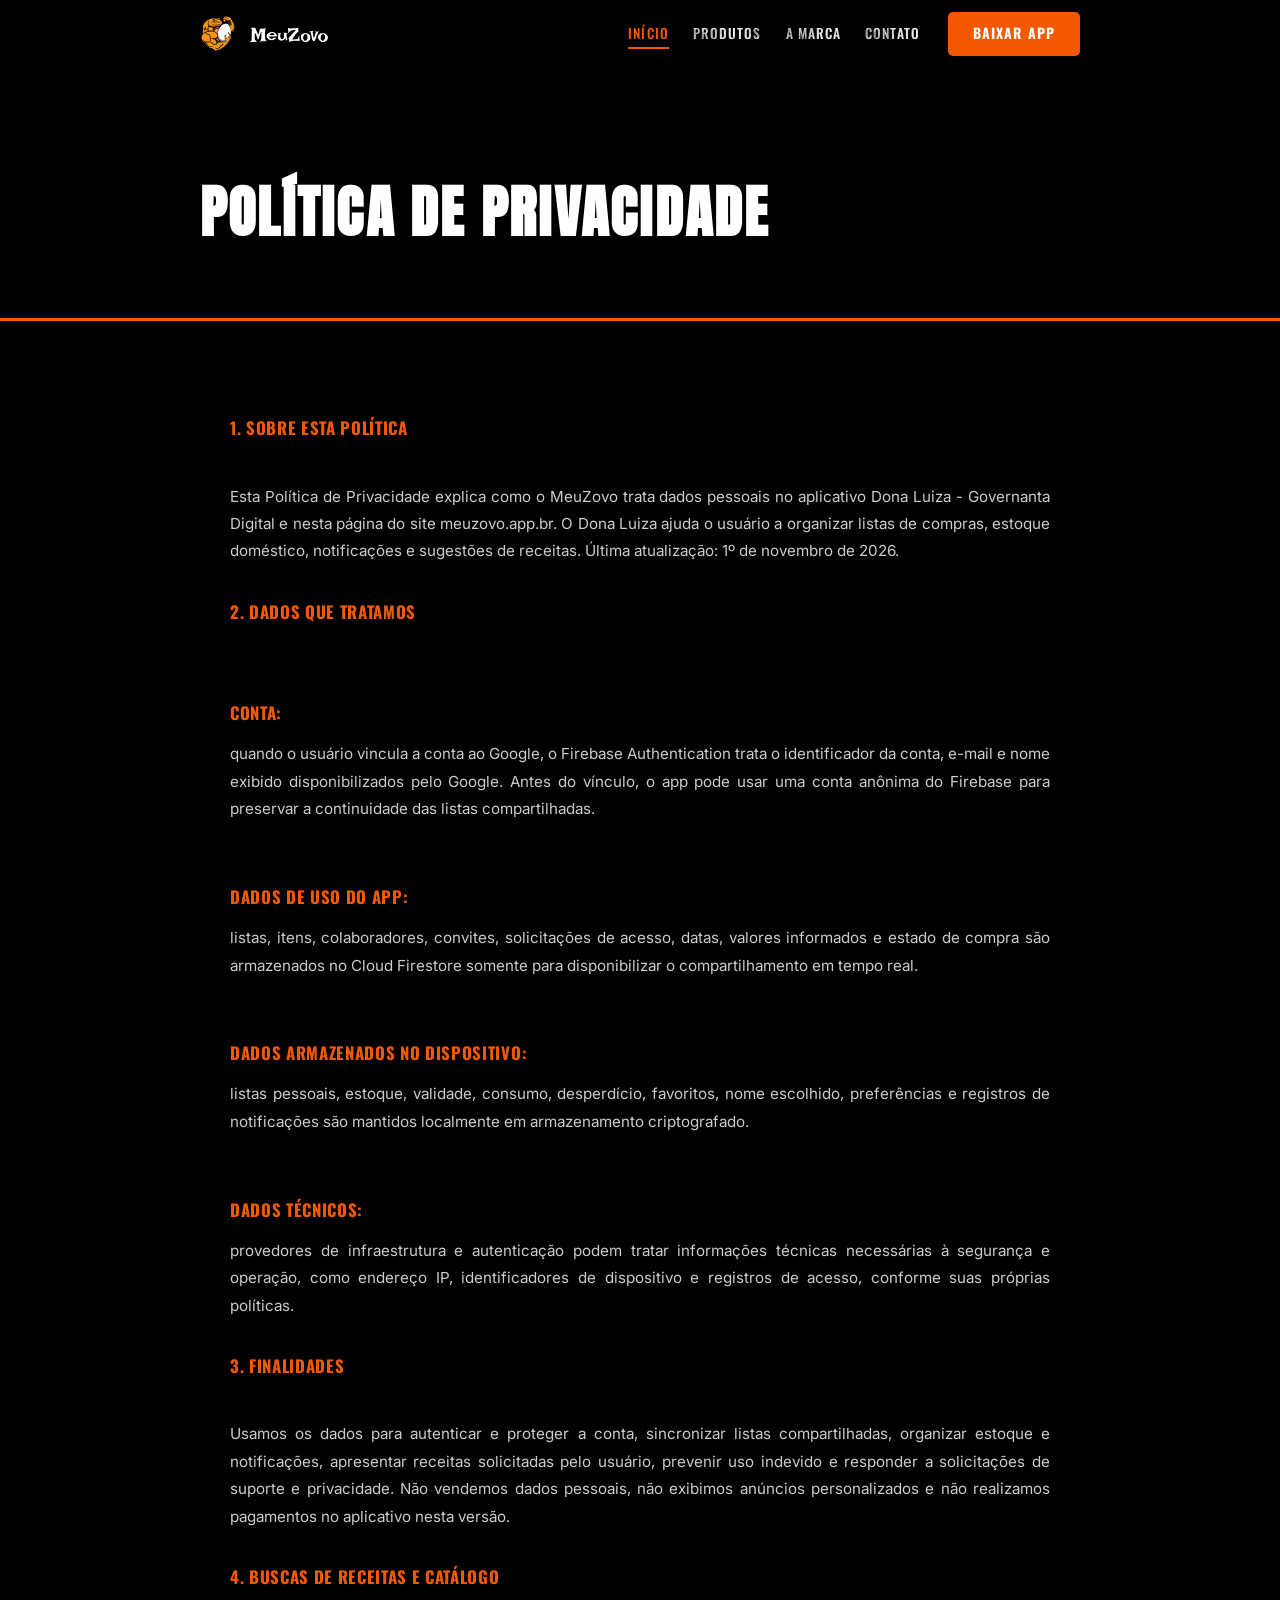
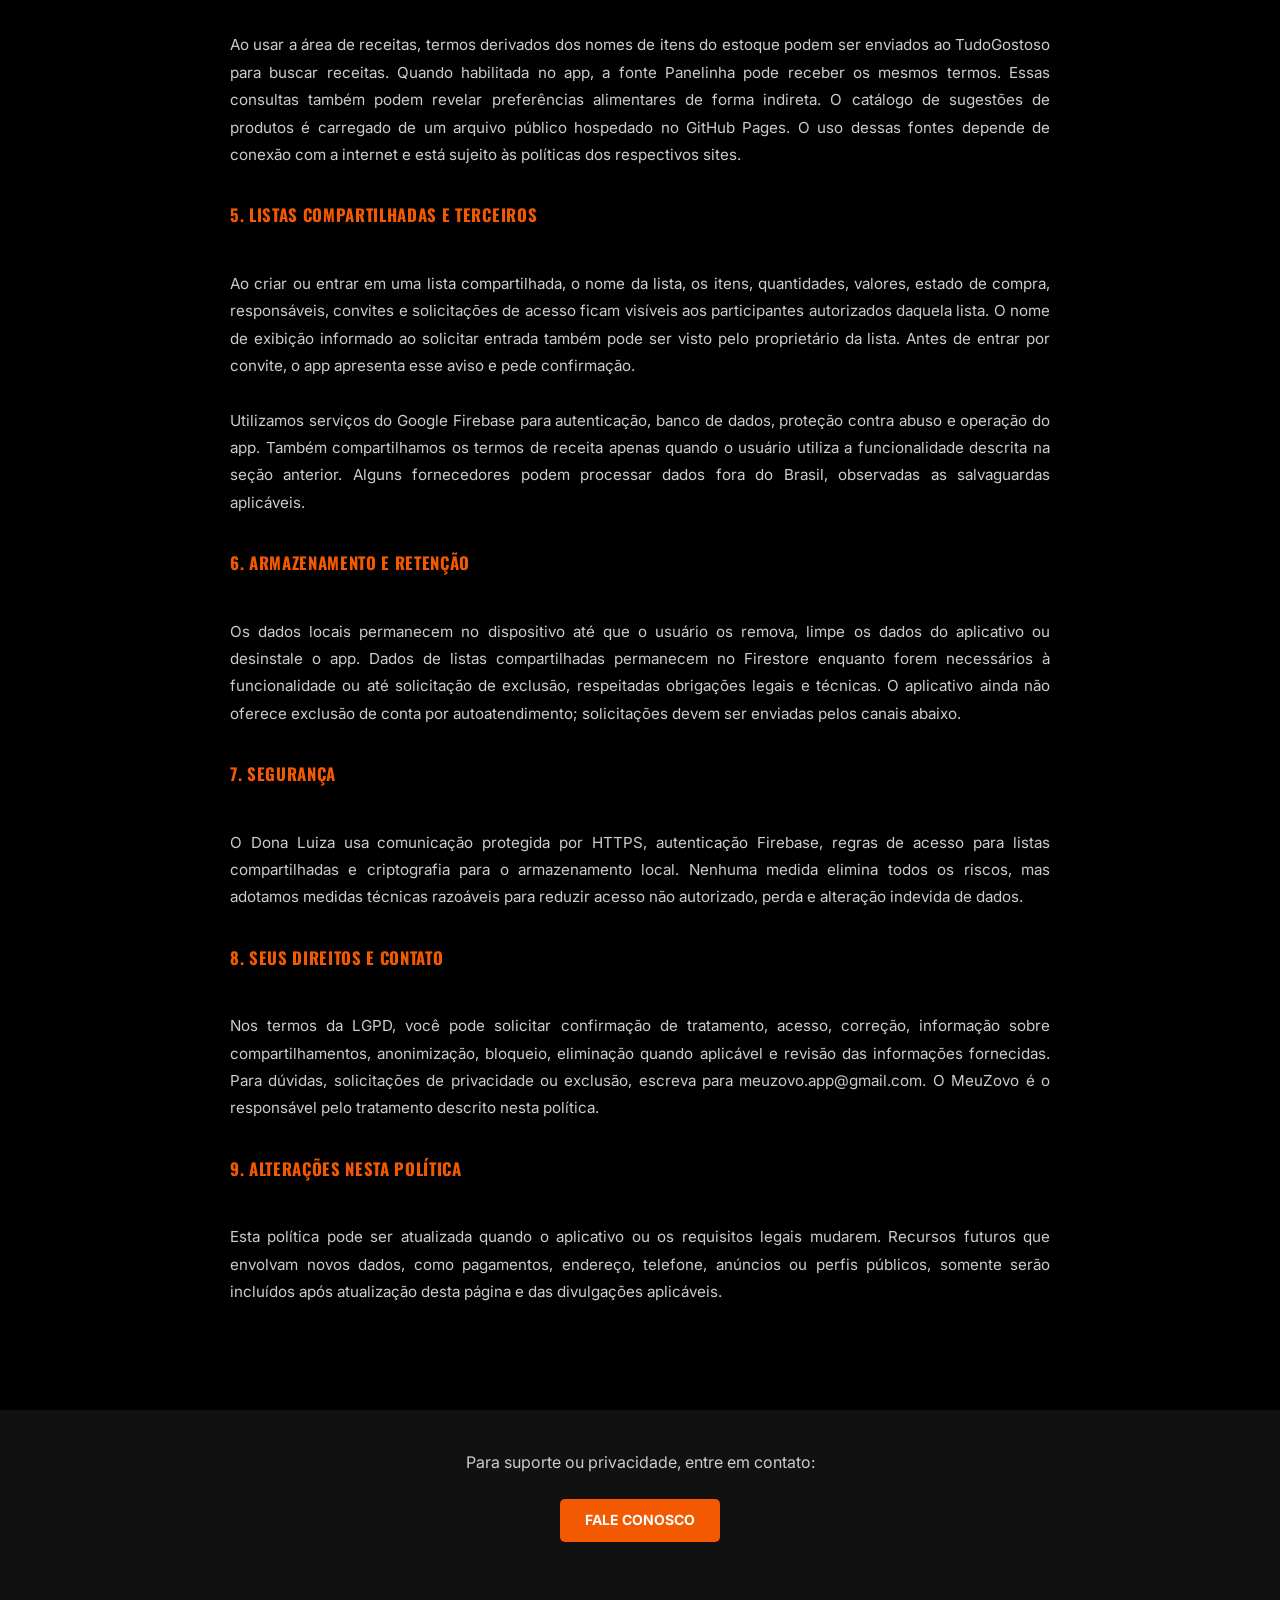
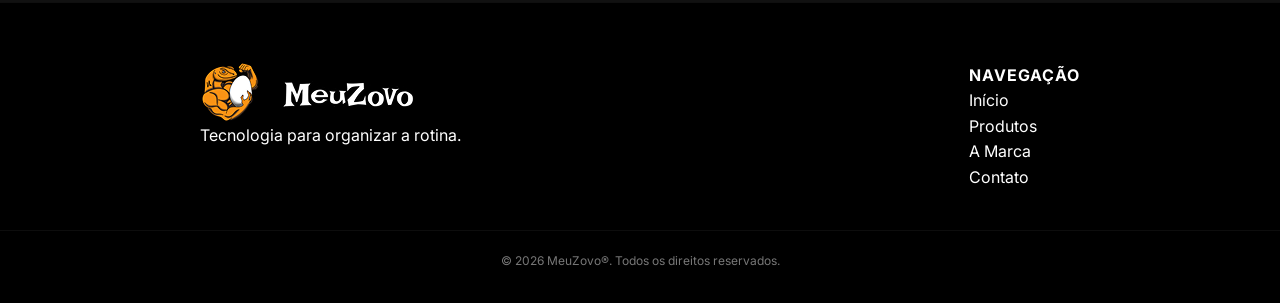
<file: privacy-policy.html>
<!DOCTYPE html>
<html lang="pt-BR">
<head>
  <meta charset="UTF-8">
  <meta name="viewport" content="width=device-width, initial-scale=1.0">
  <title>Política de Privacidade - Dona Luiza | MeuZovo</title>
  <meta name="description" content="Política de Privacidade do aplicativo Dona Luiza, um produto MeuZovo.">
  <link rel="preconnect" href="https://fonts.googleapis.com">
  <link rel="preconnect" href="https://fonts.gstatic.com" crossorigin>
  <link href="https://fonts.googleapis.com/css2?family=Anton&family=Oswald:wght@500;600;700&family=Inter:wght@400;500;600;700&display=swap" rel="stylesheet">
  <link rel="stylesheet" href="style.css">
  <link rel="stylesheet" href="privacy-policy.css">
</head>
<body>
  <header>
    <div class="container header-inner">
      <a href="index.html" class="logo" aria-label="MeuZovo">
        <picture>
          <source media="(min-width: 1024px)" srcset="image/logo-large.png">
          <source media="(min-width: 768px)" srcset="image/logo-med.png">
          <img src="image/logo-small.png" alt="MeuZovo">
        </picture>
      </a>
      <input type="checkbox" id="menu-toggle" class="menu-toggle" aria-hidden="true">
      <label for="menu-toggle" class="hamburger" aria-label="Abrir menu"><span></span><span></span><span></span></label>
      <div class="menu-overlay"></div>
      <nav>
        <ul>
          <li><a href="index.html" class="active">INÍCIO</a></li>
          <li><a href="index.html#our-products">PRODUTOS</a></li>
          <li><a href="index.html#brand">A MARCA</a></li>
          <li><a href="index.html#join-us">CONTATO</a></li>
        </ul>
        <a href="https://play.google.com/store/apps/details?id=com.meuzovo.donaluiza" class="btn-primary">BAIXAR APP</a>
      </nav>
    </div>
  </header>

  <main>
    <section class="privacy-hero">
      <div class="container"><h1>POLÍTICA DE PRIVACIDADE</h1></div>
    </section>

    <section class="privacy-content">
      <div class="container">
        <p><strong>1. SOBRE ESTA POLÍTICA</strong><br>
        Esta Política de Privacidade explica como o MeuZovo trata dados pessoais no aplicativo Dona Luiza - Governanta Digital e nesta página do site meuzovo.app.br. O Dona Luiza ajuda o usuário a organizar listas de compras, estoque doméstico, notificações e sugestões de receitas. Última atualização: 1º de novembro de 2026.</p>

        <p><strong>2. DADOS QUE TRATAMOS</strong><br>
        <strong>Conta:</strong> quando o usuário vincula a conta ao Google, o Firebase Authentication trata o identificador da conta, e-mail e nome exibido disponibilizados pelo Google. Antes do vínculo, o app pode usar uma conta anônima do Firebase para preservar a continuidade das listas compartilhadas.<br><br>
        <strong>Dados de uso do app:</strong> listas, itens, colaboradores, convites, solicitações de acesso, datas, valores informados e estado de compra são armazenados no Cloud Firestore somente para disponibilizar o compartilhamento em tempo real.<br><br>
        <strong>Dados armazenados no dispositivo:</strong> listas pessoais, estoque, validade, consumo, desperdício, favoritos, nome escolhido, preferências e registros de notificações são mantidos localmente em armazenamento criptografado.<br><br>
        <strong>Dados técnicos:</strong> provedores de infraestrutura e autenticação podem tratar informações técnicas necessárias à segurança e operação, como endereço IP, identificadores de dispositivo e registros de acesso, conforme suas próprias políticas.</p>

        <p><strong>3. FINALIDADES</strong><br>
        Usamos os dados para autenticar e proteger a conta, sincronizar listas compartilhadas, organizar estoque e notificações, apresentar receitas solicitadas pelo usuário, prevenir uso indevido e responder a solicitações de suporte e privacidade. Não vendemos dados pessoais, não exibimos anúncios personalizados e não realizamos pagamentos no aplicativo nesta versão.</p>

        <p><strong>4. BUSCAS DE RECEITAS E CATÁLOGO</strong><br>
        Ao usar a área de receitas, termos derivados dos nomes de itens do estoque podem ser enviados ao TudoGostoso para buscar receitas. Quando habilitada no app, a fonte Panelinha pode receber os mesmos termos. Essas consultas também podem revelar preferências alimentares de forma indireta. O catálogo de sugestões de produtos é carregado de um arquivo público hospedado no GitHub Pages. O uso dessas fontes depende de conexão com a internet e está sujeito às políticas dos respectivos sites.</p>

        <p><strong>5. LISTAS COMPARTILHADAS E TERCEIROS</strong><br>
        Ao criar ou entrar em uma lista compartilhada, o nome da lista, os itens, quantidades, valores, estado de compra, responsáveis, convites e solicitações de acesso ficam visíveis aos participantes autorizados daquela lista. O nome de exibição informado ao solicitar entrada também pode ser visto pelo proprietário da lista. Antes de entrar por convite, o app apresenta esse aviso e pede confirmação.<br><br>
        Utilizamos serviços do Google Firebase para autenticação, banco de dados, proteção contra abuso e operação do app. Também compartilhamos os termos de receita apenas quando o usuário utiliza a funcionalidade descrita na seção anterior. Alguns fornecedores podem processar dados fora do Brasil, observadas as salvaguardas aplicáveis.</p>

        <p><strong>6. ARMAZENAMENTO E RETENÇÃO</strong><br>
        Os dados locais permanecem no dispositivo até que o usuário os remova, limpe os dados do aplicativo ou desinstale o app. Dados de listas compartilhadas permanecem no Firestore enquanto forem necessários à funcionalidade ou até solicitação de exclusão, respeitadas obrigações legais e técnicas. O aplicativo ainda não oferece exclusão de conta por autoatendimento; solicitações devem ser enviadas pelos canais abaixo.</p>

        <p><strong>7. SEGURANÇA</strong><br>
        O Dona Luiza usa comunicação protegida por HTTPS, autenticação Firebase, regras de acesso para listas compartilhadas e criptografia para o armazenamento local. Nenhuma medida elimina todos os riscos, mas adotamos medidas técnicas razoáveis para reduzir acesso não autorizado, perda e alteração indevida de dados.</p>

        <p><strong>8. SEUS DIREITOS E CONTATO</strong><br>
        Nos termos da LGPD, você pode solicitar confirmação de tratamento, acesso, correção, informação sobre compartilhamentos, anonimização, bloqueio, eliminação quando aplicável e revisão das informações fornecidas. Para dúvidas, solicitações de privacidade ou exclusão, escreva para <a href="mailto:meuzovo.app@gmail.com">meuzovo.app@gmail.com</a>. O MeuZovo é o responsável pelo tratamento descrito nesta política.</p>

        <p><strong>9. ALTERAÇÕES NESTA POLÍTICA</strong><br>
        Esta política pode ser atualizada quando o aplicativo ou os requisitos legais mudarem. Recursos futuros que envolvam novos dados, como pagamentos, endereço, telefone, anúncios ou perfis públicos, somente serão incluídos após atualização desta página e das divulgações aplicáveis.</p>
      </div>
    </section>

    <section class="privacy-contact">
      <div class="container">
        <p>Para suporte ou privacidade, entre em contato:</p>
        <a href="mailto:meuzovo.app@gmail.com" class="btn btn-primary">FALE CONOSCO</a>
      </div>
    </section>
  </main>

  <footer class="footer">
    <div class="container footer-grid">
      <div class="footer-brand">
        <picture>
          <source media="(min-width: 1024px)" srcset="image/logo-large.png">
          <source media="(min-width: 768px)" srcset="image/logo-med.png">
          <img src="image/logo-small.png" alt="MeuZovo">
        </picture>
        <p>Tecnologia para organizar a rotina.</p>
      </div>
      <div class="footer-nav">
        <h4>NAVEGAÇÃO</h4>
        <ul>
          <li><a href="index.html#hero">Início</a></li>
          <li><a href="index.html#our-products">Produtos</a></li>
          <li><a href="index.html#brand">A Marca</a></li>
          <li><a href="index.html#join-us">Contato</a></li>
        </ul>
      </div>
    </div>
    <div class="footer-bottom"><div class="container"><p>&copy; 2026 MeuZovo&reg;. Todos os direitos reservados.</p></div></div>
  </footer>
</body>
</html>
</file>
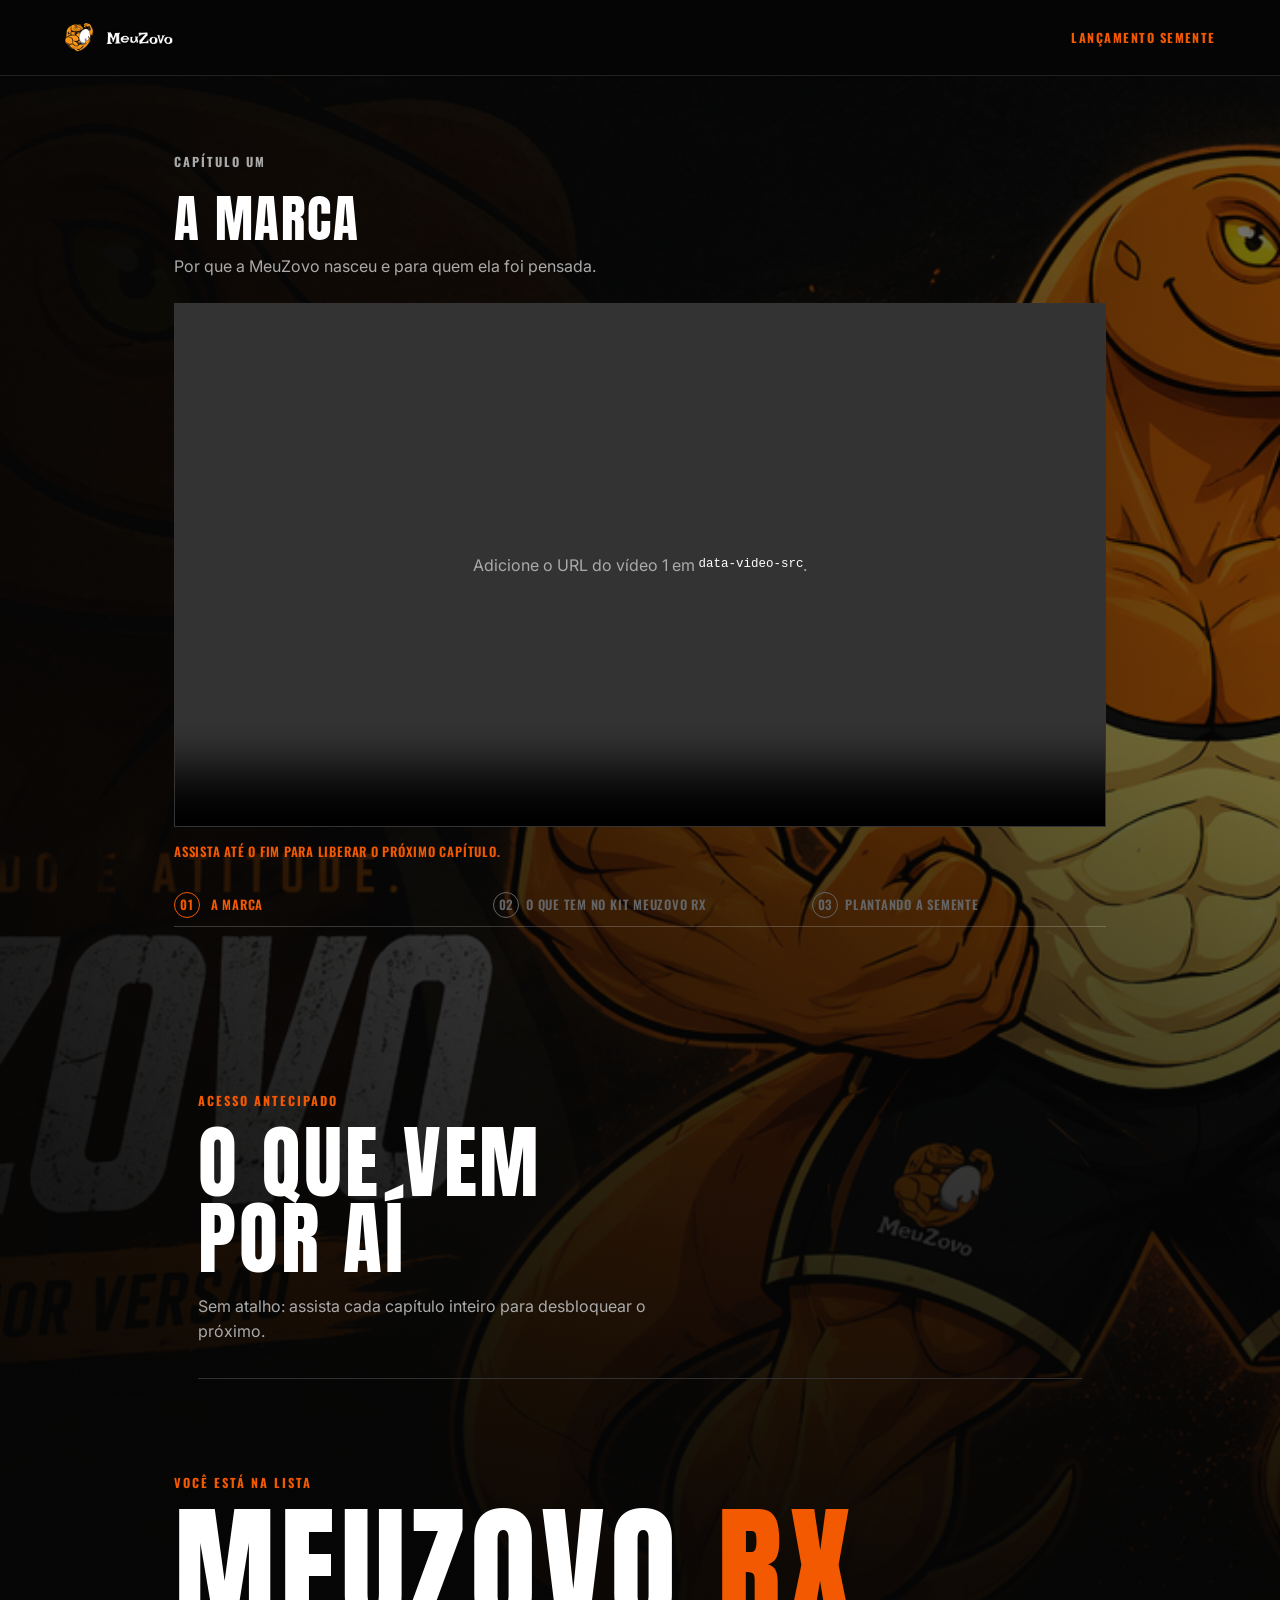
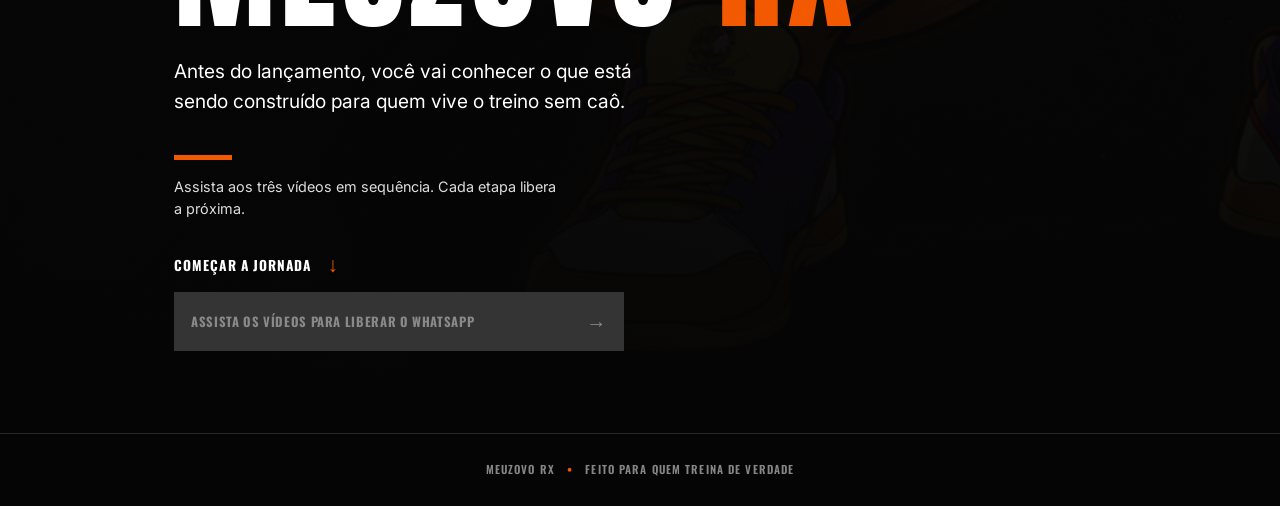
<file: rx-semente.html>
<!DOCTYPE html>
<html lang="pt-BR">

<head>
  <meta charset="UTF-8">
  <meta name="viewport" content="width=device-width, initial-scale=1.0">
  <meta name="description" content="Lançamento semente MeuZovo RX.">
  <title>MeuZovo RX | Lançamento Semente</title>
  <link rel="preconnect" href="https://fonts.googleapis.com">
  <link rel="preconnect" href="https://fonts.gstatic.com" crossorigin>
  <link rel="shortcut icon" href="image/Logo.png" type="image/x-icon">
  <link href="https://fonts.googleapis.com/css2?family=Anton&family=Oswald:wght@500;600;700&family=Inter:wght@400;500;600;700&display=swap" rel="stylesheet">
  <link rel="stylesheet" href="rx-semente.css">
</head>

<body>
  <header class="topbar">
    <a href="index.html" class="logo" aria-label="Voltar para MeuZovo">
      <img src="image/logo-small.png" alt="MeuZovo">
    </a>
    <span>LANÇAMENTO SEMENTE</span>
  </header>

  <main>
    <section class="hero">
      <div class="wrap hero-content">
        <!-- Insira os URLs dos arquivos MP4 nos atributos data-video-src abaixo. -->
        <article class="video-module hero-video is-current" data-module="1">
          <div class="module-body">
            <p class="eyebrow">CAPÍTULO UM</p>
            <h2>A MARCA</h2>
            <p>Por que a MeuZovo nasceu e para quem ela foi pensada.</p>
            <div class="video-frame">
              <video controls controlslist="nodownload" playsinline preload="metadata" data-video-src="" aria-label="Vídeo 1: O chamado"></video>
              <p class="video-pending" hidden>Adicione o URL do vídeo 1 em <code>data-video-src</code>.</p>
            </div>
            <p class="watch-status" aria-live="polite">Assista até o fim para liberar o próximo capítulo.</p>
          </div>
        </article>
        <ol class="progress hero-progress" aria-label="Progresso da jornada">
          <li class="is-active" data-progress="1"><span>01</span> A MARCA</li>
          <li data-progress="2"><span>02</span>O que tem no Kit Meuzovo RX</li>
          <li data-progress="3"><span>03</span>Plantando a semente</li>
        </ol>
        <section id="jornada" class="journey wrap" aria-labelledby="journey-title">
      <div class="section-heading">
        <p class="eyebrow">ACESSO ANTECIPADO</p>
        <h2 id="journey-title">O QUE VEM<br>POR AÍ</h2>
        <p>Sem atalho: assista cada capítulo inteiro para desbloquear o próximo.</p>
      </div>

      <article class="video-module is-locked" data-module="2" hidden>
        <div class="module-index">02</div>
        <div class="module-body">
          <p class="eyebrow">CAPÍTULO DOIS</p>
          <h3>O QUE TEM NO KIT</h3>
          <p>Os produtos e benefícios que fazem parte da experiência RX.</p>
          <div class="video-frame">
            <video controls controlslist="nodownload" playsinline preload="metadata" data-video-src="" aria-label="Vídeo 2: O que tem no kit"></video>
            <p class="video-pending" hidden>Adicione o URL do vídeo 2 em <code>data-video-src</code>.</p>
          </div>
          <p class="watch-status" aria-live="polite">Assista até o fim para liberar a condição semente.</p>
        </div>
      </article>

      <article class="video-module is-locked" data-module="3" hidden>
        <div class="module-index">03</div>
        <div class="module-body">
          <p class="eyebrow">CAPÍTULO TRÊS</p>
          <h3>PLANTANDO A SEMENTE</h3>
          <p>Entenda como garantir seu lugar antes do lançamento oficial.</p>
          <div class="video-frame">
            <video controls controlslist="nodownload" playsinline preload="metadata" data-video-src="" aria-label="Vídeo 3: A condição semente"></video>
            <p class="video-pending" hidden>Adicione o URL do vídeo 3 em <code>data-video-src</code>.</p>
          </div>
          <p class="watch-status" aria-live="polite">Assista até o fim para acessar a condição.</p>
        </div>
      </article>

      <section class="offer" id="oferta" hidden aria-labelledby="offer-title">
        <p class="eyebrow">JORNADA CONCLUÍDA</p>
        <h2 id="offer-title">FAÇA PARTE DO<br><em>PRIMEIRO WOD</em></h2>
        <p>Garanta o MeuZovo RX no pré-lançamento e entre no grupo que vai acompanhar tudo de perto.</p>
        <div class="offer-price">
          <span>ASSINATURA ANUAL</span>
          <strong>R$ 189,90 <small>/mês</small></strong>
          <p>Em 12 vezes ou R$ 2.164,86 à vista no PIX.</p>
        </div>
        <a href="https://wa.me/5511989552451?text=Ol%C3%A1!%20Assisti%20aos%20v%C3%ADdeos%20do%20lan%C3%A7amento%20semente%20e%20quero%20garantir%20o%20MeuZovo%20RX." class="offer-cta" target="_blank" rel="noopener">QUERO GARANTIR O MEUZOVO RX <span>→</span></a>
      </section>
    </section>
        <p class="eyebrow">VOCÊ ESTÁ NA LISTA</p>
        <h1>MEUZOVO <em>RX</em></h1>
        <p class="lead">Antes do lançamento, você vai conhecer o que está sendo construído para quem vive o treino sem caô.</p>
        <div class="hero-rule"></div>
        <p class="instruction">Assista aos três vídeos em sequência. Cada etapa libera a próxima.</p>
        <a class="scroll-link" href="#jornada">COMEÇAR A JORNADA <span>↓</span></a>
        <a href="https://wa.me/5511989552451?text=Ol%C3%A1!%20Assisti%20aos%20v%C3%ADdeos%20do%20lan%C3%A7amento%20semente%20e%20quero%20garantir%20o%20MeuZovo%20RX." class="whatsapp-cta is-disabled" aria-disabled="true" tabindex="-1" target="_blank" rel="noopener">ASSISTA OS VÍDEOS PARA LIBERAR O WHATSAPP <span>→</span></a>
      </div>
    </section>

    
  </main>

  <footer>MEUZOVO RX <span>•</span> FEITO PARA QUEM TREINA DE VERDADE</footer>
  <script src="rx-semente.js"></script>
</body>

</html>
</file>
<file: style.css>
html {
  scroll-behavior: smooth;
}

:root {
  --orange: #F25900;
  --orange-hover: #d04e00;
  --black: #000000;
  --black-soft: #111111;
  --white: #FFFFFF;
  --gray: #CCCCCC;
  --gray-dark: #777777;

  --font-display: 'Anton', sans-serif;
  --font-heading: 'Oswald', sans-serif;
  --font-body: 'Inter', sans-serif;

  --radius: 12px;
  --gutter: 20px;
}

* {
  margin: 0;
  padding: 0;
  box-sizing: border-box;
}

body {
  background: var(--black);
  color: var(--white);
  font-family: var(--font-body);
  font-size: 16px;
  line-height: 1.6;
  -webkit-font-smoothing: antialiased;
}

img {
  max-width: 100%;
  height: auto;
  display: block;
}

a {
  text-decoration: none;
  color: inherit;
  transition: color 0.25s, background 0.25s, transform 0.25s;
}

ul {
  list-style: none;
}

.container {
  max-width: 920px;
  margin: 0 auto;
  padding: 0 var(--gutter);
}

h1,
h2,
h3,
h4 {
  text-transform: uppercase;
  letter-spacing: 0.06em;
}

.primary-color {
  color: var(--orange);
}

.section-title-small {
  color: var(--orange);
  font-family: var(--font-heading);
  font-weight: 600;
  font-size: 0.85rem;
  letter-spacing: 0.12em;
  margin-bottom: 0.5rem;
  display: block;
}

/* ---------- BUTTONS ---------- */
.btn-primary {
  background: var(--orange);
  color: var(--white);
  padding: 10px 25px;
  border-radius: 5px;
  font-weight: bold;
  font-size: 14px;
  display: inline-block;
  text-align: center;
}

.btn-primary:hover {
  background: var(--orange-hover);
}

.btn-orange {
  display: inline-flex;
  align-items: center;
  background: var(--orange);
  color: var(--white);
  padding: 14px 28px;
  border-radius: 6px;
  font-family: var(--font-heading);
  font-weight: 600;
  font-size: 0.9rem;
  letter-spacing: 0.06em;
  border: none;
  cursor: pointer;
  text-transform: uppercase;
}

.btn-orange:hover {
  background: var(--orange-hover);
}

.btn-black {
  background: var(--black);
  color: var(--white);
  padding: 5px 28px;
  border-radius: 6px;
  font-family: var(--font-heading);
  font-weight: 600;
  font-size: 0.9rem;
  letter-spacing: 0.06em;
  border: 1px solid rgba(255, 255, 255, 0.15);
  display: inline-flex;
  align-items: center;
  gap: 8px;
  text-transform: uppercase;
}

.btn-black:hover {
  background: #222;
}

.btn-black span {
  color: var(--orange);
  font-size: 1.2rem;
}

/* ---------- HEADER ---------- */
header {
  width: 100%;
  background: rgba(0, 0, 0, 0.92);
}

.header-inner {
  display: flex;
  align-items: center;
  justify-content: space-between;
  max-width: 920px;
  margin: 0 auto;
  padding: 12px var(--gutter);
}

header .logo img {
  width: 60%;
  border-radius: 8px;
}

/* Hamburger */
.menu-toggle {
  display: none;
}

.hamburger {
  display: flex;
  flex-direction: column;
  gap: 5px;
  cursor: pointer;
  padding: 6px;
  z-index: 1001;
}

.hamburger span {
  display: block;
  width: 1.5rem;
  height: 0.14rem;
  background: var(--white);
  border-radius: 2px;
  transition: transform 0.3s, opacity 0.3s;
}

.menu-toggle:checked+.hamburger span:nth-child(1) {
  transform: translateY(8px) rotate(45deg);
}

.menu-toggle:checked+.hamburger span:nth-child(2) {
  opacity: 0;
}

.menu-toggle:checked+.hamburger span:nth-child(3) {
  transform: translateY(-8px) rotate(-45deg);
}

.menu-toggle:checked+.hamburger {
  position: fixed;
  top: 12px;
  right: 20px;
}

.menu-overlay {
  position: fixed;
  inset: 0;
  background: rgba(0, 0, 0, 0.5);
  z-index: 998;
  opacity: 0;
  pointer-events: none;
  transition: opacity 0.35s;
}

.menu-toggle:checked~.menu-overlay {
  opacity: 1;
  pointer-events: auto;
}

header nav {
  position: fixed;
  top: 0;
  right: -100%;
  width: 280px;
  height: 100vh;
  background: var(--black-soft);
  border-left: 1px solid rgba(255, 255, 255, 0.08);
  padding: 100px 32px 32px;
  display: flex;
  flex-direction: column;
  gap: 32px;
  transition: right 0.35s cubic-bezier(0.4, 0, 0.2, 1);
  z-index: 999;
}

.menu-toggle:checked~nav {
  right: 0;
}

header nav ul {
  display: flex;
  flex-direction: column;
  gap: 20px;
}

header nav a {
  font-family: var(--font-heading);
  font-size: 1.1rem;
  font-weight: 500;
  color: transparent;
  text-transform: uppercase;
  letter-spacing: 0.08em;
  padding-bottom: 4px;
  border-bottom: 2px solid transparent;
  background:
    url("data:image/svg+xml,%3Csvg viewBox='0 0 200 50' xmlns='http://www.w3.org/2000/svg'%3E%3Cfilter id='n'%3E%3CfeTurbulence type='fractalNoise' baseFrequency='0.75' numOctaves='4' stitchTiles='stitch'/%3E%3C/filter%3E%3Crect width='200' height='50' filter='url(%23n)' opacity='0.35'/%3E%3C/svg%3E") repeat,
    url('image/grunge.png') repeat;
  background-size: 200px 50px, 120px;
  -webkit-background-clip: text;
  background-clip: text;
}

header nav a:hover,
header nav a.active {
  color: transparent;
  border-bottom-color: var(--orange);
  background: var(--orange);
  -webkit-background-clip: text;
  background-clip: text;
}

/* ---------- HERO ---------- */
.hero {
  min-height: 100vh;
  display: flex;
  align-items: center;
  padding: 100px 0 60px;
  position: relative;
  overflow: hidden;
  background: var(--black);
  border-bottom: 4px solid var(--orange);
}

.hero-bg {
  position: absolute;
  inset: 0;
  z-index: 0;
  background:
    linear-gradient(90deg, rgba(0, 0, 0, 0.92) 0%, rgba(0, 0, 0, 0.4) 50%, rgba(0, 0, 0, 0.2) 100%),
    url('image/bg-hero-small.png');
  background-size: cover;
  background-position: 70% 40%;
}

.hero-bg::after {
  content: '';
  position: absolute;
  inset: 0;
  background: rgba(0, 0, 0, 0.1);
  pointer-events: none;
}

.hero-flex {
  display: flex;
  flex-direction: column;
  gap: 40px;
  align-items: center;
  text-align: center;
  position: relative;
  z-index: 1;
}

.hero-content {
  flex: 1;
}

.hero .subtitle {
  color: var(--orange);
  font-family: var(--font-heading);
  font-weight: 600;
  font-size: 0.8rem;
  letter-spacing: 0.15em;
  display: inline-block;
  padding: 6px 16px;
  border: 1px solid rgba(242, 89, 0, 0.3);
  border-radius: 4px;
  margin-bottom: 1rem;
}

.hero h1 {
  font-family: var(--font-display);
  font-size: clamp(4rem, 15vw, 8rem);
  color: transparent;
  font-style: italic;
  line-height: 1;
  letter-spacing: 0.04em;
  position: relative;
  padding-left: 0;
  transform: none;
  margin-top: 0;
  margin-bottom: 1rem;
  background:
    url("data:image/svg+xml,%3Csvg viewBox='0 0 200 50' xmlns='http://www.w3.org/2000/svg'%3E%3Cfilter id='n'%3E%3CfeTurbulence type='fractalNoise' baseFrequency='0.75' numOctaves='4' stitchTiles='stitch'/%3E%3C/filter%3E%3Crect width='200' height='50' filter='url(%23n)' opacity='0.35'/%3E%3C/svg%3E") repeat,
    url('image/grunge.png') repeat;
  background-size: 200px 50px, 120px;
  -webkit-background-clip: text;
  background-clip: text;
  filter: drop-shadow(0 0 40px rgba(242, 89, 0, 0.35));
}

.hero p {
  color: var(--gray);
  font-size: 1rem;
  margin-bottom: 1.5rem;
  max-width: 340px;
  margin-left: auto;
  margin-right: auto;
}

.hero-image {
  display: flex;
  justify-content: center;
  position: static;
  width: auto;
  z-index: auto;
}

.hero-image img {
  width: 220px;
  height: auto;
  opacity: 0.6;
  filter: drop-shadow(0 0 40px rgba(242, 89, 0, 0.15));
  position: static;
  top: auto;
}

#hero {
  border-bottom: 4px solid var(--orange);
}

/* ---------- BRAND ---------- */
.brand {
  position: relative;
  padding: 80px 0;
  overflow: hidden;
  max-height: none;
  display: block;
  border-bottom: 4px solid var(--orange);
}

#brand .container.hero-flex {
  position: relative;
  z-index: 2;
}

.brand-bg {
  position: absolute;
  inset: 0;
  z-index: 0;
  background: url('image/bg-brand-small.png');
  background-size: cover;
  background-position: 70% 30%;
}

#brand {
  border-bottom: 4px solid var(--orange);
}

.brand::before {
  display: none;
}

.brand::after {
  content: '';
  position: absolute;
  inset: 0;
  z-index: 1;
  background: rgba(0, 0, 0, 0.95);
  -webkit-backdrop-filter: blur(6px);
  pointer-events: none;
}

.grid-brand {
  display: flex;
  flex-direction: column;
  padding: 0;
  gap: 40px;
  position: relative;
  z-index: 2;
}

.brand-col-1 h2 {
  font-family: var(--font-display);
  font-size: 1.9rem;
  line-height: 1.1;
  margin-bottom: 32px;
  color: var(--white);
}

.brand-text {
  display: flex;
  flex-direction: column;
  gap: 24px;
}

.features {
  display: flex;
  flex-direction: column;
  gap: 16px;
}

.feature-item {
  display: flex;
  flex-direction: row;
  align-items: center;
  gap: 10px;
  background: rgba(255, 255, 255, 0.03);
  border: 1px solid rgba(255, 255, 255, 0.06);
  border-radius: var(--radius);
  padding: 12px 14px;
  max-width: none;
  text-align: left;
  justify-content: center;
}

.feature-item img {
  width: 50px;
  height: auto;
  flex-shrink: 0;
}

.feature-item span {
  font-family: var(--font-heading);
  font-weight: 500;
  font-size: 0.65rem;
  text-transform: uppercase;
  letter-spacing: 0.04em;
  color: var(--white);
  line-height: 1.2;
}

.brand-col-2 {
  padding-top: 0;
}

.brand-col-2 p {
  font-size: 0.95rem;
  color: var(--gray);
  margin-bottom: 1rem;
  line-height: 1.6;
}

.brand-col-2 .quote {
  font-family: var(--font-display);
  font-size: 3rem;
  color: var(--orange);
  font-style: italic;
  margin-top: 1.5rem;
  line-height: 1;
  letter-spacing: 0.1em;
}

.brand-image {
  display: none;
}

/* ---------- PRODUCTS ---------- */
.our-products {
  padding: 30px 0;
  background: var(--black);
  overflow-x: hidden;
}

.our-products h2 {
  font-family: var(--font-display);
  font-size: 2rem;
  text-align: center;
  margin-bottom: 1.5rem;
}

.our-products h2::after {
  content: '';
  display: block;
  width: 60px;
  height: 4px;
  background: var(--orange);
  margin: 0.75rem auto 0;
}

.digital-product {
  background: linear-gradient(135deg, var(--black-soft) 0%, rgba(242, 89, 0, 0.08) 60%, rgba(242, 89, 0, 0.15) 100%);
  border: 1px solid rgba(255, 255, 255, 0.06);
  border-radius: 16px;
  padding: 32px 24px;
  margin-top: 80px;
  display: flex;
  flex-direction: column;
  align-items: center;
  gap: 32px;
  position: relative;
}

.app-mockup {
  min-width: 320px;
  z-index: 2;
  margin-top: -90px;
}

.digital-product::after {
  content: '';
  position: absolute;
  top: -50%;
  right: -30%;
  width: 280px;
  height: 280px;
  background: rgba(242, 89, 0, 0.12);
  border-radius: 50%;
  filter: blur(80px);
  pointer-events: none;
}

.app-mockup img {
  width: 100%;
  left: auto;
  top: auto;
  display: block;
  position: relative;
  border-radius: 20px;
  filter: drop-shadow(0 20px 40px rgba(0, 0, 0, 0.6));
}

.app-mockup img:hover {
  transform: scale(1.05) rotate(-1deg);
}

.product-info {
  text-align: center;
  z-index: 2;
  max-width: 300px;
}

.product-info .info-label {
  color: var(--orange);
  font-family: var(--font-heading);
  font-weight: 600;
  font-size: 0.75rem;
  letter-spacing: 0.12em;
  margin-bottom: 0.5rem;
  display: inline-block;
}

.product-info h3 {
  font-family: var(--font-display);
  font-size: 2.2rem;
  color: var(--white);
  margin-bottom: 0.75rem;
}

.product-info p {
  color: var(--gray);
  font-size: 0.8rem;
  line-height: 1.6;
  margin-bottom: 1.5rem;
  max-width: 400px;
  margin-left: auto;
  margin-right: auto;
  width: auto;
}

.check-list {
  margin-bottom: 28px;
  display: flex;
  flex-direction: column;
  gap: 12px;
  text-align: left;
  max-width: 320px;
  margin-left: auto;
  margin-right: auto;
}

.check-list li {
  display: flex;
  align-items: center;
  gap: 12px;
  font-size: 0.9rem;
  color: var(--white);
}

.check-list .check-icon {
  background: var(--orange);
  color: var(--black);
  font-weight: bold;
  width: 22px;
  height: 22px;
  border-radius: 50%;
  display: flex;
  align-items: center;
  justify-content: center;
  font-size: 12px;
  flex-shrink: 0;
  margin-right: 0;
}

.app-buttons {
  display: flex;
  width: stretch;
  gap: 12px;
  flex-direction: row;
}

.app-buttons img {
  border-radius: 6px;
  transition: transform 0.25s;
}

.app-buttons a:hover img {
  transform: scale(1.06);
}

/* ---------- PRODUCT CAROUSEL ---------- */
.products-carousel {
  margin-top: 80px;
}

.products-viewport {
  overflow: hidden;
}

.products-track {
  display: flex;
  transition: transform 0.55s ease;
}

.product-slide {
  flex: 0 0 100%;
  min-width: 0;
}

.product-card {
  min-height: 475px;
  padding: 32px 24px;
  display: flex;
  flex-direction: column;
  align-items: center;
  gap: 24px;
  position: relative;
  overflow: hidden;
  border: 1px solid rgba(255, 255, 255, 0.06);
  border-radius: 16px;
  background: linear-gradient(135deg, var(--black-soft) 0%, rgba(242, 89, 0, 0.08) 60%, rgba(242, 89, 0, 0.15) 100%);
}

.product-card::after {
  content: '';
  position: absolute;
  top: -50%;
  right: -30%;
  width: 280px;
  height: 280px;
  border-radius: 50%;
  background: rgba(242, 89, 0, 0.12);
  filter: blur(80px);
  pointer-events: none;
}

.product-visual,
.product-copy {
  position: relative;
  z-index: 1;
}

.product-visual {
  display: flex;
  align-items: center;
  justify-content: center;
}

.product-card-app .app-mockup {
  width: 210px;
  min-width: 0;
  margin-top: -82px;
  margin-bottom: -30px;
}

.supplement-visual {
  height: 205px;
  width: 100%;
}

.supplement-visual img {
  max-width: min(100%, 250px);
  max-height: 100%;
  object-fit: contain;
  filter: drop-shadow(0 20px 28px rgba(0, 0, 0, 0.5));
}

.product-copy {
  max-width: 360px;
  text-align: center;
}

.product-copy .info-label {
  color: var(--orange);
  font-family: var(--font-heading);
  font-weight: 600;
  font-size: 0.75rem;
  letter-spacing: 0.12em;
  display: inline-block;
  margin-bottom: 0.5rem;
}

.product-copy h3 {
  font-family: var(--font-display);
  font-size: 2.2rem;
  color: transparent;
  margin-bottom: 0.75rem;
  background:
    url("data:image/svg+xml,%3Csvg viewBox='0 0 200 50' xmlns='http://www.w3.org/2000/svg'%3E%3Cfilter id='n'%3E%3CfeTurbulence type='fractalNoise' baseFrequency='0.75' numOctaves='4' stitchTiles='stitch'/%3E%3C/filter%3E%3Crect width='200' height='50' filter='url(%23n)' opacity='0.35'/%3E%3C/svg%3E") repeat,
    url('image/grunge.png') repeat;
  background-size: 200px 50px, 120px;
  -webkit-background-clip: text;
  background-clip: text;
}

.product-copy p {
  color: var(--gray);
  font-size: 0.8rem;
  line-height: 1.6;
  margin-bottom: 1.25rem;
}

.product-copy .check-list {
  margin-bottom: 1.25rem;
}

.store-link {
  display: inline-block;
}

.store-link img {
  display: block;
  width: 135px;
  border-radius: 6px;
  transition: transform 0.25s;
}

.store-link:hover img {
  transform: scale(1.06);
}

.carousel-navigation {
  display: flex;
  justify-content: center;
  align-items: center;
  gap: 16px;
  margin-top: 18px;
}

.carousel-button,
.carousel-dots button {
  border: 0;
  cursor: pointer;
}

.carousel-button {
  width: 36px;
  height: 36px;
  border-radius: 50%;
  color: var(--white);
  background: rgba(255, 255, 255, 0.1);
  font-size: 1.1rem;
  transition: background 0.2s, transform 0.2s;
}

.carousel-button:hover,
.carousel-button:focus-visible {
  background: var(--orange);
  transform: translateY(-2px);
}

.carousel-dots {
  display: flex;
  gap: 8px;
}

.carousel-dots button {
  width: 8px;
  height: 8px;
  padding: 0;
  border-radius: 50%;
  background: rgba(255, 255, 255, 0.35);
  transition: background 0.2s, transform 0.2s;
}

.carousel-dots button.is-active,
.carousel-dots button:hover,
.carousel-dots button:focus-visible {
  background: var(--orange);
  transform: scale(1.25);
}

/* ---------- LIFESTYLE ---------- */
.lifestyle {
  padding: 0 0 30px 0;
  background: var(--black);
}

.lifestyle-flex {
  display: flex;
  flex-direction: column;
  gap: 40px;
}

.lifestyle .content-text {
  display: flex;
  min-width: min-content;
  flex-direction: column;
  justify-content: center;
}

.lifestyle h2 {
  font-family: var(--font-display);
  font-size: 1.3rem;
  line-height: 1.2;
  margin-bottom: 0.75rem;
}

.lifestyle h2 span {
  color: var(--orange);
}

.brand-col-1 h2,
.our-products h2,
.lifestyle h2,
.product-info h3 {
  color: transparent;
  background:
    url("data:image/svg+xml,%3Csvg viewBox='0 0 200 50' xmlns='http://www.w3.org/2000/svg'%3E%3Cfilter id='n'%3E%3CfeTurbulence type='fractalNoise' baseFrequency='0.75' numOctaves='4' stitchTiles='stitch'/%3E%3C/filter%3E%3Crect width='200' height='50' filter='url(%23n)' opacity='0.35'/%3E%3C/svg%3E") repeat,
    url('image/grunge.png') repeat;
  background-size: 200px 50px, 120px;
  -webkit-background-clip: text;
  background-clip: text;
}

.lifestyle .title-small {
  font-size: 0.9rem;
  font-weight: 400;
  color: var(--gray);
  line-height: 1.6;
  margin-bottom: 1.5rem;
  min-width: 216px;
}

.slogan-block {
  font-family: var(--font-heading);
  font-weight: 600;
  font-size: 1rem;
  text-transform: uppercase;
  letter-spacing: 0.04em;
  line-height: 1.4;
}

.lifestyle p.subtitle {
  color: var(--orange);
  font-weight: 600;
  font-size: 1rem;
  margin-top: 0;
}

.lifestyle .span-title-small {
  color: var(--gray);
  font-weight: 400;
  font-size: 0.9rem;
}

.lifestyle p.highlight {
  font-family: var(--font-display);
  font-size: 1.8rem;
  color: var(--orange);
  font-style: italic;
  letter-spacing: 0.1em;
  margin-top: 0.5rem;
  line-height: 1;
}

.grid-images {
  display: grid;
  grid-template-columns: repeat(2, 1fr);
  gap: 12px;
}

.grid-item {
  position: relative;
  overflow: clip;
  border-radius: var(--radius);
  border: 1px solid rgba(255, 255, 255, 0.06);
}

.grid-item>picture img {
  width: 100%;
  height: 100%;
  object-fit: cover;
  display: block;
  transition: transform 0.4s;
}

.grid-item:hover img {
  transform: scale(1.08);
}

.grid-item::after {
  content: '';
  position: absolute;
  inset: 0;
  background: linear-gradient(to top, rgba(0, 0, 0, 0.8) 0%, rgba(0, 0, 0, 0.15) 50%, transparent 70%);
  pointer-events: none;
}

.icon-text {
  position: absolute;
  bottom: 0;
  left: 0;
  right: 0;
  padding: 0 16px 16px;
  display: flex;
  flex-direction: column;
  align-items: center;
  gap: 3px;
  z-index: 1;
  background: linear-gradient(to top, rgba(0, 0, 0, 0.95) 0%, rgba(0, 0, 0, 1.6) 40%, transparent 100%);
}

.icon-text .icon-svg {
  width: 1.7rem;
  color: #ff7a1a;
  fill: none;
  stroke: currentColor;
  stroke-width: 1.8;
  opacity: .95;
  shape-rendering: geometricPrecision;
  vector-effect: non-scaling-stroke;
  flex-shrink: 0;
}

.kettlebell-icon {
  width: 42px;
  height: 42px;
  color: #ff7a1a;
  filter: drop-shadow(0 0 2px rgba(255, 122, 26, .15));
  shape-rendering: geometricPrecision;
  vector-effect: non-scaling-stroke;
  opacity: .95;
}

.icon-text span:last-child {
  font-family: var(--font-heading);
  font-weight: 500;
  font-size: 0.7rem;
  text-transform: uppercase;
  text-align: center;
  letter-spacing: 0.04em;
  color: var(--white);
  line-height: 1.2;
}

/* ---------- CTA ---------- */
.join-us {
  position: relative;
  background: linear-gradient(135deg, #d94b00 0%, var(--orange) 40%, #ff8030 100%);
  padding: 15px 0;
  overflow: hidden;
}

.join-us-flex {
  display: flex;
  flex-direction: column;
  gap: 24px;
  align-items: flex-start;
  position: relative;
  z-index: 2;
}

.join-us .container.join-us-flex {
  display: flex;
}

.join-us-content {
  max-width: 500px;
}

.join-us-content h3 {
  font-family: var(--font-display);
  max-width: 200px;
  font-size: 1.8rem;
  color: var(--white);
  margin-bottom: 10px;
  transform: none;
}

.join-us-content p {
  color: rgba(255, 255, 255, 0.9);
  font-size: 0.95rem;
  line-height: 1.6;
}

.bg-mascot {
  position: absolute;
  right: 0px;
  top: 10px;
  max-height: 260px;
  opacity: 0.2;
  pointer-events: none;
  z-index: 1;
}

/* ---------- FOOTER ---------- */
footer {
  background: var(--black);
  padding: 60px 0 32px;
  border-top: 1px solid rgba(255, 255, 255, 0.06);
}

.footer-grid {
  display: flex;
  flex-direction: column;
  gap: 36px;
  padding-bottom: 40px;
}

footer .container.footer-grid {
  max-width: 920px;
}

.footer-logo-info img {
  width: 50%;
  border-radius: 8px;
  margin-bottom: 12px;
}

.footer-logo-info p {
  color: var(--gray);
  font-size: 0.85rem;
  position: static;
  top: auto;
  left: auto;
}

.footer-links h4,
.footer-social h4 {
  font-family: var(--font-heading);
  font-weight: 600;
  font-size: 0.85rem;
  color: var(--orange);
  letter-spacing: 0.08em;
  margin-bottom: 16px;
}

.footer-links ul {
  display: grid;
  grid-template-columns: 1fr 1fr;
  gap: 10px;
  max-width: 260px;
}

.footer-links li {
  margin-bottom: 0;
}

.footer-links a {
  color: var(--gray);
  font-size: 0.85rem;
}

.footer-links a:hover {
  color: var(--orange);
}

.social-icons {
  display: flex;
  gap: 12px;
}

.social-icons img {
  height: 20px;
}

.social-link {
  display: flex;
  align-items: center;
  justify-content: center;
  width: 44px;
  height: 44px;
  border: 1px solid rgba(242, 89, 0, 0.3);
  border-radius: 10px;
  transition: background 0.25s, border-color 0.25s;
}

.social-link:hover {
  background: rgba(242, 89, 0, 0.1);
  border-color: var(--orange);
}

.footer-bottom {
  border-top: 1px solid rgba(255, 255, 255, 0.05);
}

.footer-bottom>.container {
  display: flex;
  justify-content: center;
}

.footer-bottom p {
  margin-top: 20px;
  font-size: 0.75rem;
  color: var(--gray-dark);
  text-align: center;
}

.reg {
  font-size: 8px;
  vertical-align: super;
}

/* ===========================================
   TABLET (768px+)
   =========================================== */
@media (min-width: 768px) {

  .hamburger {
    display: none;
  }

  header nav {
    position: static;
    width: auto;
    height: auto;
    background: none;
    border: none;
    padding: 0;
    flex-direction: row;
    align-items: center;
    gap: 28px;
    transition: none;
  }

  header nav ul {
    flex-direction: row;
    gap: 24px;
  }

  header nav a {
    font-size: 0.85rem;
  }

  .hero {
    display: block;
  }

  .hero h1 {
    font-size: clamp(4rem, 12vw, 7rem);
    width: 110%;
  }

  .hero-flex {
    flex-direction: row;
    align-items: flex-start;
    text-align: left;
    gap: 20px;
  }

  .hero-content {
    flex: 0 1 auto;
    align-self: flex-start;
  }

  .hero p {
    margin-left: 0;
    margin-right: 0;
  }

  .hero-image img {
    width: 300px;
    opacity: 0.7;
  }

  .hero-bg {
    background:
      linear-gradient(90deg, rgba(0, 0, 0, 0.85) 0%, rgba(0, 0, 0, 0.3) 50%, rgba(0, 0, 0, 0.1) 100%),
      url('image/bg-hero-med.png');
    background-size: cover;
    background-position: 70% 40%;
  }

  .brand-bg {
    background: url('image/bg-brand-med.png');
    background-size: cover;
    background-position: 70% 30%;
  }

  .brand {
    max-height: 600px;
    padding: 40px 0;
  }

  .brand::after {
    background: linear-gradient(90deg, rgba(0, 0, 0, 1) 30%, rgba(0, 0, 0, 0.4) 90%, rgba(0, 0, 0, 0) 100%);
    backdrop-filter: none;
    -webkit-backdrop-filter: none;
  }

  .grid-brand {
    max-width: 50%;
    margin: 0;

    gap: 0;
    z-index: 2;
  }

  .brand-text {
    gap: 0;
  }

  .brand-col-1 {
    flex: 1.5;
  }

  .brand-col-1 h2 {
    font-size: 2.2rem;
    line-height: 1.1;
    margin-bottom: 15px;
  }

  .brand-col-2 {
    flex: 1;
  }

  .features {
    flex-direction: row;
    gap: 12px;
  }

  .feature-item {
    flex-direction: column;
    align-items: center;
    text-align: center;
    gap: 6px;
    padding: 12px 10px;
    flex: 1;
    font-size: 0.6rem;
    letter-spacing: 0.04em;
  }

  .feature-item span {
    line-height: 1.2;
  }

  .brand-col-2 .quote {
    font-size: 2rem;
  }

  .digital-product {
    flex-direction: row;
    align-items: flex-end;
    justify-content: center;
    text-align: left;
    max-height: 338px;
    padding: 15px;
    gap: 0;
  }

  .app-mockup {
    max-width: max-content;
    width: 35%;
    margin-top: -120px;
  }

  .app-mockup img {
    min-width: 114%;
    left: -30px;
  }

  .product-info {
    text-align: left;
  }

  .product-info .info-label {
    margin: 0 0 0.3rem;
    font-size: 0.75rem;
  }

  .product-info h3 {
    font-size: 2rem;
    margin-bottom: 0.3rem;
  }

  .product-info p {
    margin-left: 0;
    margin-right: 0;
    margin-bottom: 0.3rem;
    font-size: 0.7rem;
  }

  .check-list {
    margin-left: 0;
    margin-right: 0;
    margin-bottom: 10px;
    gap: 3px;
  }

  .check-list li {
    font-size: 0.75rem;
    margin-bottom: 0.3rem;
  }

  .app-buttons {
    justify-content: flex-start;
    gap: 10px;
  }

  .app-buttons img {
    max-width: 100px;
  }

  .app-buttons {
    justify-content: flex-start;
    gap: 12px;
  }

  .app-buttons img {
    width: 100px;
    height: 30px;
  }

  .product-card {
    min-height: 316px;
    flex-direction: row;
    justify-content: center;
    align-items: center;
    gap: 36px;
    padding: 24px 48px;
  }

  .product-card-app .app-mockup {
    width: 200px;
    margin: -115px 0 -80px;
  }

  .supplement-visual {
    width: 38%;
    height: 250px;
    flex-shrink: 0;
  }

  .product-copy {
    text-align: left;
  }

  .product-copy p,
  .product-copy .check-list {
    margin-left: 0;
    margin-right: 0;
  }

  .grid-images {
    grid-template-columns: repeat(4, 1fr);
  }

  .lifestyle-flex {
    flex-direction: row;
    gap: 20px;
  }

  .lifestyle .title-small {
    min-width: 271px;
  }

  .join-us-flex {
    flex-direction: row;
    align-items: center;
  }

  .join-us-content h3 {
    max-width: max-content;
  }

  .join-us .container.join-us-flex {
    display: flex;
  }

  .bg-mascot {
    opacity: 0.3;
    top: 20px;
    right: 20px;
    width: 300px;
    min-height: 500px;
  }

  .footer-grid {
    flex-direction: row;
    justify-content: space-between;
  }

  footer .container.footer-grid {
    display: flex;
  }

  .footer-logo-info {
    max-width: 220px;
  }

}

/* ===========================================
   DESKTOP (1024px+)
   =========================================== */
@media (min-width: 1024px) {

  .hero-bg {
    background:
      linear-gradient(90deg, rgba(0, 0, 0, 0.8) 0%, rgba(0, 0, 0, 0.2) 50%, rgba(0, 0, 0, 0.05) 100%),
      url('image/bg-hero-large.png');
    background-size: cover;
    background-position: 70% 25%;
    top: -30px;
  }

  .hero-bg::after {
    display: none;
  }

  .hero {
    overflow: visible;
  }

  header {
    background: linear-gradient(to bottom, var(--black) 0%, var(--black) 50%, transparent 100%);
    position: relative;
    z-index: 2;
  }

  .hero-image img {
    width: 380px;
  }

  .brand-bg {
    background: url('image/bg-brand-large.png');
    background-size: cover;
    background-position: 70% 30%;
  }

  /* .brand-col-1 h2 {
    font-size: 1.5rem;
  } */

  .brand-col-2 .quote {
    font-size: 2rem;
  }

  .brand-col-2 p {
    font-size: 0.85rem;
  }

  .brand {
    max-height: none;
  }

  .grid-brand {
    max-width: 75%;
  }

  .brand-text {
    display: grid;
    grid-template-columns: 1fr 1fr;
    gap: 10px;
    align-items: start;
  }

  .brand-col-1 {
    grid-column: 1;
    grid-row: 1;
  }

  .brand-col-2 {
    grid-column: 2;
    grid-row: 1 / 3;
    align-self: center;
  }

  .features {
    grid-column: 1;
    grid-row: 2;
    flex-direction: row;
    gap: 8px;
  }

  .feature-item {
    padding: 8px 8px;
    gap: 4px;
  }

  /* .feature-item img {
    width: 22px;
  } */

  .feature-item span {
    font-size: 0.55rem;
  }

  .app-mockup {
    max-width: 200px;
  }

  .product-info {
    margin-top: 24px;
  }

  .product-info h3 {
    font-size: 2.2rem;
  }

  .product-card {
    padding-left: 72px;
    padding-right: 72px;
  }

  .supplement-visual {
    height: 280px;
  }

  .join-us-content h3 {
    font-size: 2.2rem;
  }

}

/* ---------- COMMERCIAL PRODUCT STRIP ---------- */
.products-marquee {
  position: relative;
  margin-top: 42px;
}

.products-marquee::before,
.products-marquee::after {
  content: '';
  position: absolute;
  top: 0;
  bottom: 28px;
  width: 42px;
  z-index: 2;
  pointer-events: none;
}

.products-marquee::before {
  left: 0;
  background: linear-gradient(90deg, var(--black), transparent);
}

.products-marquee::after {
  right: 0;
  background: linear-gradient(270deg, var(--black), transparent);
}

.products-scroll {
  display: flex;
  overflow-x: auto;
  scrollbar-width: none;
  -ms-overflow-style: none;
  cursor: grab;
}

.products-scroll::-webkit-scrollbar {
  display: none;
}

.products-scroll:active {
  cursor: grabbing;
}

.products-scroll-group {
  display: flex;
  flex: 0 0 auto;
  gap: 16px;
  padding: 0 8px 12px;
}

.products-scroll .product-card {
  flex: 0 0 min(82vw, 350px);
  min-height: 500px;
  justify-content: space-between;
  padding: 26px 24px 24px;
  text-align: left;
  background:
    radial-gradient(circle at 85% 12%, rgba(242, 89, 0, 0.28), transparent 36%),
    linear-gradient(150deg, #1c1c1c, #0c0c0c 72%);
}

.products-scroll .product-card-featured {
  border-color: rgba(242, 89, 0, 0.7);
  background:
    radial-gradient(circle at 85% 12%, rgba(242, 89, 0, 0.46), transparent 38%),
    linear-gradient(150deg, #282019, #0c0c0c 72%);
}

.products-scroll .product-card::after {
  top: auto;
  bottom: -55%;
  right: -45%;
}

.products-scroll .product-card-app .app-mockup {
  width: 156px;
  margin: -62px auto -48px;
}

.products-scroll .supplement-visual {
  width: 100%;
  height: 205px;
}

.products-scroll .supplement-visual img {
  max-width: 235px;
  transform: rotate(-4deg);
  transition: transform 0.3s ease;
}

.products-scroll .product-card:hover .supplement-visual img {
  transform: rotate(0) scale(1.06);
}

.products-scroll .product-copy {
  width: 100%;
  max-width: none;
  text-align: left;
}

.products-scroll .product-copy h3 {
  font-size: 2.65rem;
  line-height: 0.95;
  margin-bottom: 0.5rem;
}

.products-scroll .product-copy p {
  min-height: 58px;
  margin-bottom: 1rem;
  font-size: 0.82rem;
}

.product-badge {
  position: absolute;
  top: 14px;
  right: 14px;
  z-index: 2;
  padding: 6px 9px;
  background: var(--orange);
  color: var(--black);
  font-family: var(--font-heading);
  font-size: 0.62rem;
  font-weight: 700;
  letter-spacing: 0.08em;
}

.product-meta {
  color: var(--white);
  font-family: var(--font-heading);
  font-size: 0.68rem;
  font-weight: 600;
  letter-spacing: 0.11em;
}

.product-meta span {
  color: var(--orange);
  margin: 0 5px;
}

.products-scroll .product-price {
  min-height: 0;
  margin: 0.35rem 0 1rem;
  color: var(--white);
  font-family: var(--font-heading);
  font-size: 1.35rem;
  font-weight: 700;
}

.product-price small {
  display: block;
  color: var(--gray);
  font-family: var(--font-body);
  font-size: 0.62rem;
  font-weight: 400;
}

.product-cta {
  display: flex;
  justify-content: space-between;
  align-items: center;
  width: 100%;
  padding: 13px 15px;
  background: var(--orange);
  color: var(--black);
  font-family: var(--font-heading);
  font-size: 0.76rem;
  font-weight: 700;
  letter-spacing: 0.08em;
  transition: background 0.2s, transform 0.2s;
}

.product-cta span {
  font-size: 1.35rem;
  line-height: 0.7;
}

.product-cta:hover,
.product-cta:focus-visible {
  background: var(--white);
  transform: translateY(-2px);
}

.products-scroll-hint {
  margin-top: 4px;
  color: var(--gray);
  text-align: center;
  font-family: var(--font-heading);
  font-size: 0.65rem;
  letter-spacing: 0.16em;
}

.products-scroll-hint span {
  color: var(--orange);
  font-size: 1rem;
}

/* ---------- SUPPLEMENT SHOWCASE ---------- */
.supplements-heading .section-title-small {
  color: var(--orange);
  font-family: var(--font-heading);
  font-size: 0.7rem;
  font-weight: 600;
  letter-spacing: 0.12em;
}

.supplements-heading h3 {
  margin: 6px 0 10px;
  color: var(--white);
  font-family: var(--font-display);
  font-size: 2.15rem;
  line-height: 0.95;
}

.supplements-heading p {
  color: var(--gray);
  font-size: 0.86rem;
}

.supplements-heading {
  max-width: 480px;
  margin: 96px auto 24px;
  text-align: center;
}

.store-heading {
  max-width: 520px;
  margin: 90px auto 24px;
  text-align: center;
}

.store-heading h3 {
  margin: 6px 0 10px;
  color: var(--white);
  font-family: var(--font-display);
  font-size: 2.15rem;
  line-height: 0.95;
}

.store-heading p {
  color: var(--gray);
  font-size: 0.86rem;
}

.products-navigation {
  display: flex;
  align-items: center;
  justify-content: center;
  gap: 14px;
  margin-top: 2px;
}

.products-nav {
  width: 34px;
  height: 34px;
  border: 1px solid rgba(242, 89, 0, 0.45);
  border-radius: 50%;
  background: transparent;
  color: var(--orange);
  cursor: pointer;
  font-size: 1.5rem;
  line-height: 1;
}

.products-nav:hover,
.products-nav:focus-visible {
  background: var(--orange);
  color: var(--black);
}

.products-scroll-hint {
  margin: 0;
}

.product-unavailable {
  display: block;
  width: 100%;
  padding: 13px 15px;
  border: 1px solid rgba(255, 255, 255, 0.18);
  color: var(--gray);
  font-family: var(--font-heading);
  font-size: 0.76rem;
  font-weight: 700;
  letter-spacing: 0.08em;
  text-align: center;
}

.kit-rx {
  display: grid;
  gap: 28px;
  overflow: hidden;
  padding: 26px;
  border: 1px solid rgba(242, 89, 0, 0.72);
  border-radius: 16px;
  background:
    radial-gradient(circle at 88% 15%, rgba(242, 89, 0, 0.38), transparent 30%),
    linear-gradient(145deg, #27170e, #0d0d0d 65%);
}

.kit-rx-visual {
  display: flex;
  flex-direction: column;
  align-items: center;
  justify-content: center;
  width: 100%;
  aspect-ratio: 1;
  border: 2px solid var(--orange);
  background:
    linear-gradient(135deg, rgba(242, 89, 0, 0.24), transparent 58%),
    repeating-linear-gradient(-45deg, transparent 0 10px, rgba(255, 255, 255, 0.035) 10px 11px),
    #141414;
  box-shadow: 10px 10px 0 rgba(242, 89, 0, 0.24);
  transform: rotate(-4deg);
  transition: transform 0.3s ease;
}

.kit-rx:hover .kit-rx-visual {
  transform: rotate(0) scale(1.06);
}

.kit-rx-visual span,
.kit-rx-visual small {
  color: var(--orange);
  font-family: var(--font-heading);
  font-size: 0.72rem;
  font-weight: 700;
  letter-spacing: 0.2em;
}

.kit-rx-visual strong {
  margin: 4px 0;
  color: var(--white);
  font-family: var(--font-display);
  font-size: 6rem;
  font-style: italic;
  line-height: 0.9;
}

.kit-rx-content {
  max-width: 660px;
}

.kit-rx-layout-column {
  display: flex;
  flex-direction: column;
  gap: 18px;
  min-width: 0;
}

.kit-rx-layout-column-left {
  align-items: center;
}

.kit-rx-layout-column-left .kit-rx-column,
.kit-rx-layout-column-left .kit-rx-purchase,
.kit-rx-layout-column-left .kit-rx-dates {
  width: min(100%, 260px);
}

.kit-rx-layout-column-left .kit-rx-visual {
  width: 100%;
}

.kit-rx-layout-column-left .kit-rx-dates,
.kit-rx-layout-column-right .kit-includes {
  margin: 0;
}

.kit-rx-badge {
  display: inline-block;
  padding: 5px 8px;
  background: var(--orange);
  color: var(--black);
  font-family: var(--font-heading);
  font-size: 0.63rem;
  font-weight: 700;
  letter-spacing: 0.08em;
}

.kit-rx-intro h3 {
  margin: 8px 0;
  color: var(--white);
  font-family: var(--font-display);
  font-size: 3rem;
  line-height: 0.9;
}

.kit-rx-intro p {
  color: var(--gray);
  font-size: 0.9rem;
}

.kit-rx-intro p + p {
  font-size: 0.1rem !important;
}

.kit-rx-intro .kit-rx-launch-condition {
  font-size: 0.55rem !important;
}

.kit-includes {
  width: 100%;
  margin: 24px 0;
  border-collapse: collapse;
  color: var(--gray);
  font-size: 0.73rem;
  line-height: 1.35;
}

.kit-includes caption {
  margin-bottom: 8px;
  color: var(--orange);
  font-family: var(--font-heading);
  font-size: 0.66rem;
  font-weight: 700;
  letter-spacing: 0.08em;
  text-align: left;
}

.kit-includes th,
.kit-includes td {
  padding: 8px 0;
  border-top: 1px solid rgba(255, 255, 255, 0.1);
  text-align: left;
}

.kit-includes th {
  border-top: 0;
  color: var(--gray-dark);
  font-family: var(--font-heading);
  font-size: 0.62rem;
  font-weight: 700;
  letter-spacing: 0.06em;
}

.kit-includes th:last-child,
.kit-includes td:last-child {
  width: 110px;
  padding-left: 18px;
  text-align: right;
}

.kit-includes td:last-child {
  color: var(--white);
  font-family: var(--font-heading);
  font-size: 0.68rem;
  font-weight: 700;
  letter-spacing: 0.07em;
}

.kit-rx-purchase {
  display: flex;
  flex-direction: column;
  padding: 16px;
  margin-top: auto;
  border: 1px solid var(--orange);
  background: rgba(242, 89, 0, 0.12);
}

.kit-rx-purchase>span,
.kit-rx-purchase>small {
  color: var(--gray);
  font-family: var(--font-heading);
  font-size: 0.75rem;
  letter-spacing: 0.08em;
}

.kit-rx-purchase>strong {
  color: var(--orange);
  font-family: var(--font-heading);
  font-size: 2rem;
  line-height: 1;
}

.kit-rx-purchase>strong small {
  font-size: 0.8rem;
}

.kit-rx-pix {
  margin-top: 3px;
  color: var(--gray);
  font-size: 0.65rem;
}

.kit-rx-dates {
  display: grid;
  gap: 5px;
  margin: 18px 0;
  color: var(--gray);
  font-size: 0.72rem;
}

.kit-rx-dates strong {
  color: var(--orange);
  font-family: var(--font-heading);
  font-size: 0.68rem;
  letter-spacing: 0.06em;
}

.kit-rx-cta {
  display: flex;
  align-items: center;
  justify-content: center;
  width: 100%;
  padding: 15px;
  background: var(--orange);
  color: var(--black);
  font-family: var(--font-heading);
  font-size: 0.84rem;
  font-weight: 700;
  letter-spacing: 0.08em;
}

.kit-rx-cta:hover,
.kit-rx-cta:focus-visible {
  background: var(--white);
  transform: translateY(-2px);
}

.kit-rx-cta span {
  display: inline-flex;
  align-items: center;
  height: 1em;
  font-size: 1.4rem;
  padding: 3px 8px 10px;
}

.product-details {
  margin: 14px 0;
  border-top: 1px solid rgba(255, 255, 255, 0.1);
  border-bottom: 1px solid rgba(255, 255, 255, 0.1);
}

.product-details summary {
  display: flex;
  align-items: center;
  justify-content: space-between;
  padding: 11px 0;
  color: var(--white);
  cursor: pointer;
  font-family: var(--font-heading);
  font-size: 0.7rem;
  font-weight: 700;
  letter-spacing: 0.08em;
  list-style: none;
}

.product-details summary::-webkit-details-marker {
  display: none;
}

.product-details[open] summary span {
  transform: rotate(45deg);
}

.product-details[open] {
  position: absolute;
  z-index: 100;
  top: var(--details-top);
  left: var(--details-left);
  width: var(--details-width);
  max-height: var(--details-max-height);
  overflow-y: auto;
  padding: 0 18px 14px;
  border: 1px solid rgba(242, 89, 0, 0.7);
  border-radius: 0 0 8px 8px;
  background: #121212;
  box-shadow: 0 18px 48px rgba(0, 0, 0, 0.72);
}

.product-details[open] summary {
  position: sticky;
  top: 0;
  z-index: 1;
  background: #121212;
}

.product-details table {
  width: 100%;
  margin-bottom: 10px;
  border-collapse: collapse;
  color: var(--gray);
  font-size: 0.68rem;
  text-align: left;
}

.product-details caption {
  margin-bottom: 7px;
  color: var(--orange);
  font-family: var(--font-heading);
  font-size: 0.65rem;
  letter-spacing: 0.04em;
  text-align: left;
}

.product-details th,
.product-details td {
  padding: 6px 0;
  border-top: 1px solid rgba(255, 255, 255, 0.08);
  font-weight: 400;
}

.product-details td {
  color: var(--white);
  text-align: right;
}

.product-details th:not(:first-child),
.product-details td:not(:first-child) {
  text-align: right;
}

.product-details p {
  min-height: 0 !important;
  margin-bottom: 12px !important;
  color: var(--gray) !important;
  font-size: 0.67rem !important;
}

@media (min-width: 768px) {
  .products-marquee {
    margin-top: 48px;
  }

  .products-scroll-group {
    gap: 22px;
  }

  .products-scroll .product-card {
    flex: 0 0 380px;
    min-height: 510px;
    display: flex;
    flex-direction: column;
    gap: 20px;
    padding: 28px;
  }

  .products-scroll .product-card-app .app-mockup {
    width: 170px;
    margin: -70px auto -55px;
  }

  .products-scroll {
    overflow: visible;
    cursor: default;
  }

  .products-scroll-group {
    width: 100%;
  }

  .products-scroll .product-card {
    flex: 1 1 0;
    min-width: 0;
    min-height: 540px;
    padding: 24px 20px;
  }

  .products-scroll .supplement-visual {
    height: 180px;
  }

  .products-scroll .product-copy h3 {
    font-size: 2.25rem;
  }

  .products-scroll .product-copy p {
    min-height: 0;
  }

  .kit-rx {
    grid-template-columns: minmax(0, 1fr) minmax(0, 1.5fr);
    align-items: stretch;
    gap: 30px;
    padding: 32px 120px;
  }

  .kit-rx-visual {
    width: min(100%, 260px);
    justify-self: center;
  }

  .kit-rx-layout-column {
    gap: 16px;
  }

  .kit-rx-layout-column-right .kit-rx-content {
    min-height: 210px;
  }

  .kit-rx-layout-column-left .kit-rx-dates,
  .kit-rx-layout-column-right .kit-rx-cta {
    margin-top: auto;
  }

  .products-store .products-scroll .product-card {
    min-height: 550px;
    padding: 28px 34px;
  }

  .products-navigation {
    display: none;
  }
}

/* ---------- BACK TO TOP ---------- */
.back-to-top {
  position: fixed;
  bottom: 28px;
  right: 20px;
  width: 44px;
  height: 44px;
  background: var(--orange);
  color: var(--white);
  border-radius: 50%;
  display: flex;
  align-items: center;
  justify-content: center;
  z-index: 999;
  box-shadow: 0 4px 14px rgba(242, 89, 0, 0.35);
  transition: background 0.25s, transform 0.25s, box-shadow 0.25s;
}

.back-to-top:hover {
  background: var(--orange-hover);
  transform: translateY(-3px);
  box-shadow: 0 6px 20px rgba(242, 89, 0, 0.5);
}

.back-to-top svg {
  width: 20px;
  height: 20px;
}

/* ---------- ANIMATIONS ---------- */
@keyframes fadeInUp {
  from {
    opacity: 0;
    transform: translateY(24px);
  }

  to {
    opacity: 1;
    transform: translateY(0);
  }
}

.hero-content {
  animation: fadeInUp 0.7s ease-out;
}

.hero-image {
  animation: fadeInUp 0.7s ease-out 0.2s both;
}

.reveal {
  opacity: 0;
  transform: translateY(30px);
  transition: opacity 0.6s ease-out, transform 0.6s ease-out;
}

.reveal.visible {
  opacity: 1;
  transform: translateY(0);
}

.reveal-delay-1 {
  transition-delay: 0.1s;
}

.reveal-delay-2 {
  transition-delay: 0.2s;
}

.reveal-delay-3 {
  transition-delay: 0.3s;
}

.reveal-delay-4 {
  transition-delay: 0.4s;
}
</file>
<file: forms.css>
.forms-hero {
  padding: 120px 0 50px;
  background: var(--black);
  border-bottom: 3px solid var(--orange);
  text-align: center;
}

.forms-hero h1 {
  font-family: var(--font-display);
  font-size: clamp(2rem, 6vw, 3.5rem);
  letter-spacing: 0.04em;
  text-transform: uppercase;
  margin-bottom: 0.5rem;
}

.forms-hero p {
  color: var(--gray);
  font-size: 0.95rem;
  max-width: 500px;
  margin: 0 auto;
}

.forms-section {
  padding: 50px 0 80px;
  background: var(--black);
}

.forms-section .container {
  max-width: 760px;
}

.form-card {
  background: linear-gradient(135deg, var(--black-soft) 0%, rgba(242, 89, 0, 0.05) 100%);
  border: 1px solid rgba(255, 255, 255, 0.08);
  border-radius: 16px;
  padding: 40px 32px;
}

.form-group {
  margin-bottom: 28px;
}

.form-group label {
  display: block;
  font-family: var(--font-heading);
  font-weight: 600;
  font-size: 0.95rem;
  letter-spacing: 0.04em;
  text-transform: uppercase;
  color: var(--white);
  margin-bottom: 8px;
}

.form-group label .required {
  color: var(--orange);
  margin-left: 4px;
}

.form-group .label-hint {
  display: block;
  color: var(--gray-dark);
  font-family: var(--font-body);
  font-size: 0.75rem;
  font-weight: 400;
  text-transform: none;
  letter-spacing: normal;
  margin-top: 2px;
}

.form-control {
  width: 100%;
  padding: 14px 16px;
  background: rgba(255, 255, 255, 0.04);
  border: 1px solid rgba(255, 255, 255, 0.1);
  border-radius: 8px;
  color: var(--white);
  font-family: var(--font-body);
  font-size: 0.9rem;
  outline: none;
  transition: border-color 0.25s, box-shadow 0.25s, background 0.25s;
}

.form-control:focus {
  border-color: var(--orange);
  background: rgba(242, 89, 0, 0.06);
  box-shadow: 0 0 0 3px rgba(242, 89, 0, 0.12);
}

.form-control::placeholder {
  color: var(--gray-dark);
}

textarea.form-control {
  min-height: 100px;
  resize: vertical;
}

.form-divider {
  height: 1px;
  background: rgba(255, 255, 255, 0.06);
  margin: 36px 0;
}

.form-section-title {
  font-family: var(--font-display);
  font-size: 1.2rem;
  color: var(--orange);
  text-transform: uppercase;
  letter-spacing: 0.04em;
  margin-bottom: 24px;
  display: flex;
  align-items: center;
  gap: 12px;
}

.form-section-title::after {
  content: '';
  flex: 1;
  height: 2px;
  background: rgba(242, 89, 0, 0.2);
}

.checkbox-group,
.radio-group {
  display: flex;
  flex-direction: column;
  gap: 10px;
  padding: 4px 0;
}

.checkbox-item,
.radio-item {
  display: flex;
  align-items: center;
  gap: 12px;
  cursor: pointer;
  padding: 10px 14px;
  border: 1px solid rgba(255, 255, 255, 0.06);
  border-radius: 8px;
  transition: background 0.2s, border-color 0.2s;
}

.checkbox-item:hover,
.radio-item:hover {
  background: rgba(242, 89, 0, 0.04);
  border-color: rgba(242, 89, 0, 0.2);
}

.checkbox-item input,
.radio-item input {
  display: none;
}

.checkbox-box,
.radio-circle {
  width: 22px;
  height: 22px;
  flex-shrink: 0;
  display: flex;
  align-items: center;
  justify-content: center;
  border: 2px solid var(--gray-dark);
  transition: all 0.2s;
}

.checkbox-box {
  border-radius: 4px;
}

.radio-circle {
  border-radius: 50%;
}

.checkbox-item input:checked + .checkbox-box,
.radio-item input:checked + .radio-circle {
  border-color: var(--orange);
  background: var(--orange);
}

.checkbox-item input:checked + .checkbox-box::after {
  content: '✓';
  color: var(--black);
  font-weight: bold;
  font-size: 13px;
}

.radio-item input:checked + .radio-circle::after {
  content: '';
  width: 8px;
  height: 8px;
  border-radius: 50%;
  background: var(--black);
}

.checkbox-item .item-label,
.radio-item .item-label {
  color: var(--gray);
  font-size: 0.9rem;
  font-family: var(--font-body);
  font-weight: 400;
  text-transform: none;
  letter-spacing: normal;
}

.file-upload-wrapper {
  position: relative;
}

.file-upload-label {
  display: flex;
  align-items: center;
  gap: 12px;
  padding: 16px 20px;
  background: rgba(242, 89, 0, 0.06);
  border: 2px dashed rgba(242, 89, 0, 0.3);
  border-radius: 10px;
  cursor: pointer;
  transition: background 0.25s, border-color 0.25s;
}

.file-upload-label:hover {
  background: rgba(242, 89, 0, 0.1);
  border-color: var(--orange);
}

.file-upload-label svg {
  width: 28px;
  height: 28px;
  color: var(--orange);
  flex-shrink: 0;
}

.file-upload-label span {
  color: var(--gray);
  font-size: 0.85rem;
}

.file-upload-label .file-name {
  color: var(--orange);
  font-weight: 500;
}

.file-upload-input {
  display: none;
}

.form-submit {
  margin-top: 40px;
  text-align: center;
}

.form-submit .btn-orange {
  padding: 16px 48px;
  font-size: 1rem;
  border: none;
  cursor: pointer;
  transition: background 0.25s, transform 0.25s;
}

.form-submit .btn-orange:hover {
  background: var(--orange-hover);
  transform: translateY(-2px);
}

.form-submit .btn-orange:active {
  transform: translateY(0);
}

.form-success {
  display: none;
  text-align: center;
  padding: 60px 32px;
}

.form-success.show {
  display: block;
}

.form-success .success-icon {
  width: 64px;
  height: 64px;
  margin: 0 auto 24px;
  background: var(--orange);
  border-radius: 50%;
  display: flex;
  align-items: center;
  justify-content: center;
}

.form-success .success-icon svg {
  width: 32px;
  height: 32px;
  color: var(--black);
}

.form-success h2 {
  font-family: var(--font-display);
  font-size: 1.8rem;
  color: var(--white);
  margin-bottom: 12px;
}

.form-success p {
  color: var(--gray);
  font-size: 0.95rem;
}

.form-row {
  display: flex;
  flex-direction: column;
  gap: 20px;
}

@media (min-width: 768px) {
  .forms-hero {
    padding: 100px 0 60px;
  }

  .form-card {
    padding: 50px 44px;
  }

  .form-row {
    display: grid;
    grid-template-columns: 1fr 1fr;
    gap: 20px;
  }
}
</file>
<file: privacy-policy.css>
/* ============================================
   Privacy Policy — extends style.css
   ============================================ */

.privacy-hero {
  padding: 120px 0 40px;
  background: var(--black);
  border-bottom: 3px solid var(--orange);
}

.privacy-hero h1 {
  font-family: var(--font-display);
  font-size: clamp(2rem, 6vw, 3.5rem);
  letter-spacing: 0.04em;
  text-transform: uppercase;
}

.privacy-content {
  padding: 40px 0 60px;
  background: var(--black);
}

.privacy-content .container {
  max-width: 860px;
}

.privacy-content p {
  color: var(--gray);
  font-size: 0.9rem;
  line-height: 1.8;
  margin-bottom: 1.5rem;
  text-align: justify;
}

.privacy-content strong {
  color: var(--orange);
  display: block;
  font-family: var(--font-heading);
  font-size: 1rem;
  letter-spacing: 0.04em;
  margin-bottom: 0.75rem;
  margin-top: 2rem;
  text-transform: uppercase;
}

.privacy-contact {
  padding: 40px 0 60px;
  background: var(--black-soft);
  text-align: center;
}

.privacy-contact p {
  color: var(--gray);
  font-size: 1rem;
  margin-bottom: 1.5rem;
}

/* Responsive */
@media (min-width: 768px) {
  .privacy-hero {
    padding: 100px 0 60px;
  }

  .privacy-content {
    padding: 60px 0 80px;
  }

  .privacy-content p {
    font-size: 0.95rem;
  }

  .privacy-content strong {
    font-size: 1.05rem;
  }
}
</file>
<file: rx-semente.css>
:root {
  --orange: #f25900;
  --orange-dark: #b93f00;
  --black: #050505;
  --surface: #101010;
  --line: #313131;
  --muted: #aaa;
  --white: #fff;
  --display: 'Anton', sans-serif;
  --heading: 'Oswald', sans-serif;
  --body: 'Inter', sans-serif;
}

* { box-sizing: border-box; margin: 0; }
html { scroll-behavior: smooth; }
body { background: var(--black); color: var(--white); font-family: var(--body); line-height: 1.55; }
a { color: inherit; text-decoration: none; }
[hidden] { display: none !important; }

.wrap { margin: 0 auto; max-width: 980px; padding: 0 24px; }
.topbar { align-items: center; border-bottom: 1px solid #222; display: flex; height: 76px; justify-content: space-between; padding: 0 clamp(24px, 5vw, 72px); }
.logo img { display: block; max-width: 112px; }
.topbar > span { color: var(--orange); font-family: var(--heading); font-size: .78rem; font-weight: 700; letter-spacing: .12em; }

.hero { background-color: #050505; background-image: linear-gradient(to top, rgba(5, 5, 5, .98) 0%, rgba(5, 5, 5, .9) 24%, rgba(5, 5, 5, .2) 66%), linear-gradient(90deg, rgba(5, 5, 5, .84), rgba(5, 5, 5, .45)), url('image/mascote3.png'); background-position: center; background-repeat: no-repeat; background-size: cover; }
.hero-content { padding-bottom: 82px; padding-top: clamp(48px, 7vw, 76px); position: relative; z-index: 1; }
.hero-video { border: 0; display: block; margin-bottom: 30px; max-width: none; padding: 0; width: 100%; }
.hero-video .module-body h2 { font-size: clamp(2.1rem, 5vw, 3.2rem); margin: 8px 0 10px; }
.hero-video .module-body > p:not(.watch-status) { color: var(--muted); margin-bottom: 24px; }
.eyebrow { color: var(--orange); font-family: var(--heading); font-size: .78rem; font-weight: 700; letter-spacing: .16em; }
h1, h2, h3 { font-family: var(--display); font-weight: 400; letter-spacing: .035em; line-height: .95; text-transform: uppercase; }
h1 { font-size: clamp(4.5rem, 14vw, 8.5rem); margin: 12px 0 24px; }
h1 em, h2 em { color: var(--orange); font-style: normal; }
.lead { font-size: clamp(1rem, 2vw, 1.2rem); max-width: 495px; }
.hero-rule { background: var(--orange); height: 5px; margin: 38px 0 16px; width: 58px; }
.instruction { color: #ddd; font-size: .9rem; max-width: 385px; }
.scroll-link { display: inline-flex; font-family: var(--heading); font-size: .85rem; font-weight: 700; gap: 16px; letter-spacing: .08em; margin-top: 35px; }
.scroll-link span { color: var(--orange); font-size: 1.3rem; line-height: .8; }
.whatsapp-cta { align-items: center; background: var(--orange); display: flex; font-family: var(--heading); font-size: .8rem; font-weight: 700; gap: 14px; justify-content: space-between; letter-spacing: .05em; margin-top: 14px; max-width: 450px; padding: 14px 17px; text-transform: uppercase; }
.whatsapp-cta span { font-size: 1.25rem; }
.whatsapp-cta.is-disabled { background: #343434; color: #898989; cursor: not-allowed; pointer-events: none; }

.journey { padding-bottom: 94px; padding-top: 100px; }
.section-heading { border-bottom: 1px solid var(--line); padding-bottom: 34px; }
.section-heading h2, .offer h2 { font-size: clamp(3rem, 8vw, 5rem); margin: 14px 0 18px; }
.section-heading > p:last-child { color: var(--muted); max-width: 480px; }
.progress { display: flex; gap: 25px; list-style: none; margin: 34px 0 60px; overflow-x: auto; padding: 0 0 8px; }
.progress li { color: #646464; flex: 1 0 160px; font-family: var(--heading); font-size: .8rem; font-weight: 600; letter-spacing: .06em; text-transform: uppercase; }
.progress span { border: 1px solid currentColor; border-radius: 50%; display: inline-grid; height: 26px; margin-right: 7px; place-items: center; width: 26px; }
.progress .is-active, .progress .is-complete { color: var(--orange); }
.progress .is-complete span { background: var(--orange); border-color: var(--orange); color: var(--black); }
.hero-progress { border-bottom: 1px solid rgba(255, 255, 255, .2); margin: 20px 0 64px; }

.video-module { border-bottom: 1px solid var(--line); display: grid; gap: 24px; grid-template-columns: 62px 1fr; padding: 0 0 56px; }
.video-module.hero-video { border: 0; display: block; max-width: none; padding: 0; width: 100%; }
.video-module + .video-module { padding-top: 56px; }
.module-index { color: var(--orange); font-family: var(--display); font-size: 2.4rem; line-height: 1; }
.module-body h3 { font-size: clamp(2.1rem, 5vw, 3.2rem); margin: 8px 0 10px; }
.module-body > p:not(.watch-status) { color: var(--muted); margin-bottom: 24px; }
.video-frame { aspect-ratio: 16 / 9; background: #171717; border: 1px solid #343434; overflow: hidden; position: relative; }
video { background: #111; display: block; height: 100%; object-fit: cover; width: 100%; }
.video-pending { align-items: center; color: var(--muted); display: flex; inset: 0; justify-content: center; padding: 24px; position: absolute; text-align: center; }
.video-pending code { color: var(--white); font-size: .78rem; margin-left: 4px; }
.watch-status { color: var(--orange); font-family: var(--heading); font-size: .8rem; font-weight: 600; letter-spacing: .06em; margin-top: 15px; text-transform: uppercase; }

.offer { background: var(--orange); color: var(--black); margin-top: 72px; padding: clamp(32px, 6vw, 60px); }
.offer .eyebrow { color: var(--black); }
.offer h2 em { color: var(--white); }
.offer > p:not(.eyebrow) { max-width: 510px; }
.offer-price { border-bottom: 1px solid rgba(0, 0, 0, .48); border-top: 1px solid rgba(0, 0, 0, .48); margin: 30px 0; padding: 19px 0; }
.offer-price span { display: block; font-family: var(--heading); font-size: .76rem; font-weight: 700; letter-spacing: .1em; }
.offer-price strong { display: block; font-family: var(--display); font-size: clamp(2.4rem, 6vw, 3.7rem); font-weight: 400; line-height: 1.1; }
.offer-price small { font-family: var(--heading); font-size: 1rem; }
.offer-price p { font-size: .83rem; font-weight: 600; }
.offer-cta { align-items: center; background: var(--black); color: var(--white); display: flex; font-family: var(--heading); font-size: .9rem; font-weight: 700; justify-content: space-between; letter-spacing: .06em; padding: 17px 20px; text-transform: uppercase; }
.offer-cta:hover { background: #252525; }
.offer-cta span { color: var(--orange); font-size: 1.5rem; }
footer { border-top: 1px solid #272727; color: #858585; font-family: var(--heading); font-size: .7rem; font-weight: 600; letter-spacing: .1em; padding: 27px 24px; text-align: center; }
footer span { color: var(--orange); padding: 0 8px; }

@media (max-width: 560px) {
  .topbar { height: 65px; }
  .logo img { max-width: 88px; }
  .topbar > span { font-size: .64rem; }
  .hero-video { margin-bottom: 24px; }
  .hero-progress { margin-bottom: 46px; }
  .journey { padding-top: 68px; }
  .progress { margin-bottom: 43px; }
  .video-module { gap: 14px; grid-template-columns: 42px 1fr; }
  .module-index { font-size: 1.8rem; }
}

@media (prefers-reduced-motion: reduce) { html { scroll-behavior: auto; } }
</file>
